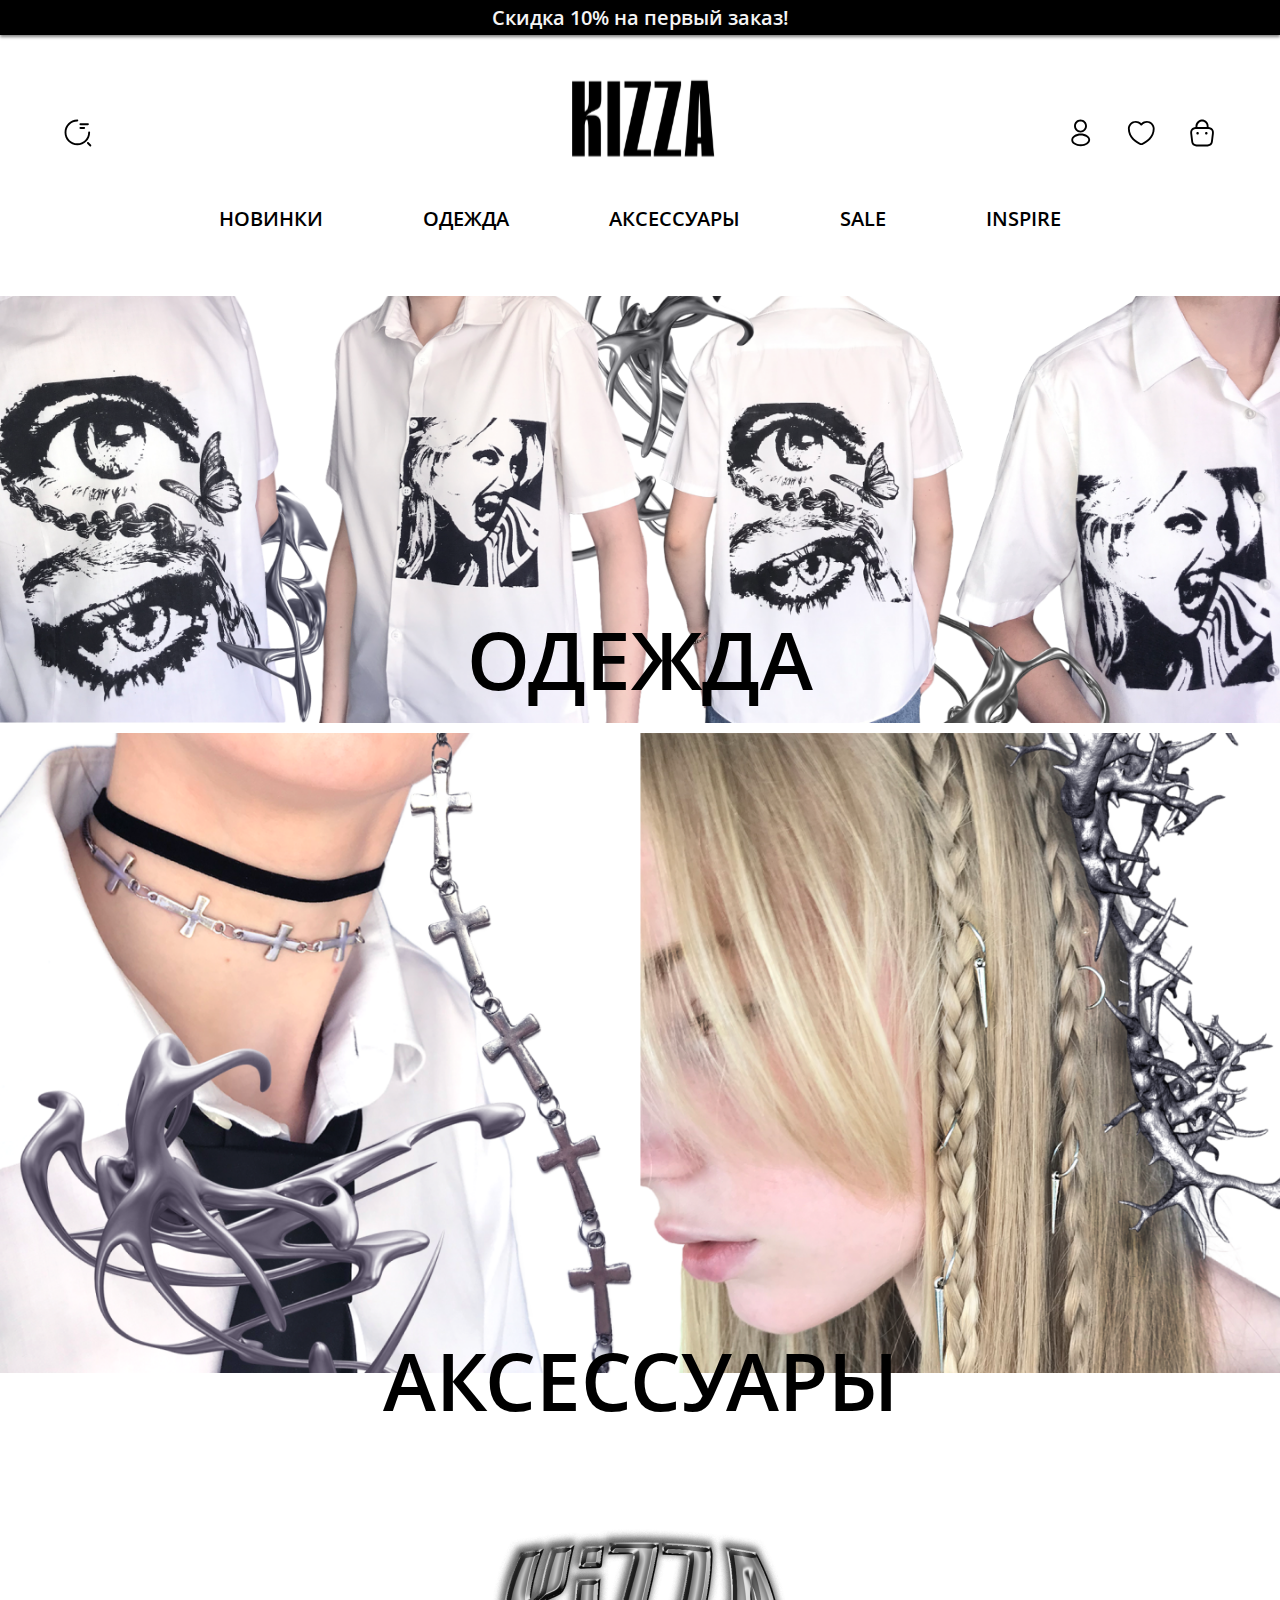
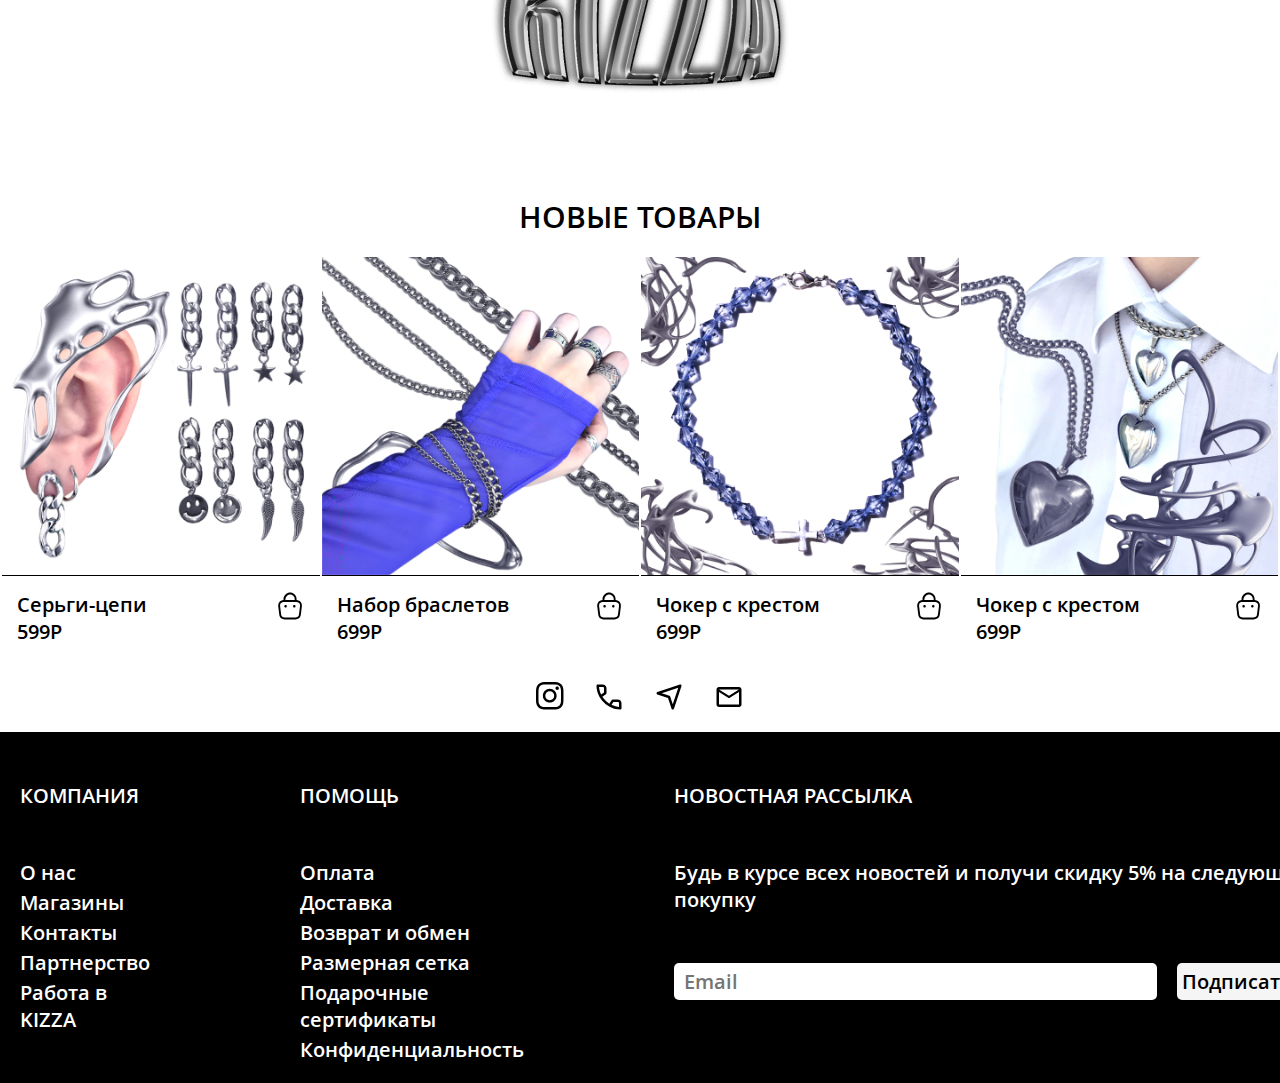
<file: index.html>
<!DOCTYPE html>
<html lang="en">
<head>
    <meta charset="UTF-8">
    <meta http-equiv="X-UA-Compatible" content="IE=edge">
    <meta name="viewport" content="width=device-width, initial-scale=1.0">
    <title>Document</title>
    <!---Reset-->
    <link rel="stylesheet" href="./css/reset.css">
    <link rel="stylesheet" href="./css/base.css">
    <!--Blocks-->
    <link rel="stylesheet" href="./css/blocks/header.css">
    <link rel="stylesheet" href="./css/blocks/main.css">
    <link rel="stylesheet" href="./css/blocks/footer.css">

    <!--Fonts-->
    <link rel="stylesheet" href="./css/fonts/Open_Sans/stylesheet.css">
</head>

<body>
    <header class="header">
        <div class="container">
            <div class="header-sale">
                Скидка 10% на первый заказ!
            </div>

            <div class="header-row"> 
                <div class="header-search"><a href="#"><img src="./images/search-status.svg" alt="search-status"></a></div>
                <div class="header-logo"><a href="#"><img src="./images/header_logo.svg" alt="header-logo"></a></div>
                <div class="header-buttons">
                    <ul>
                        <li><div class="btn"><a href="enter.html"><img src="./images/profile.svg" alt="profile"></a></div></li>
                        <li><div class="btn"><a href="catalogue_items.html"><img src="./images/heart.svg" alt="heart"></a></div></li>
                        <li><div class="btn"><a href="catalogue_items.html"><img src="./images/bag.svg" alt="bag"></a></div>
                    </ul>
                </div>
                

            </div>
            <nav class="header-nav">
                <ul>
                    <li><a href="catalogue_items.html">НОВИНКИ</a></li>
                    <li><a href="catalogue_items.html">ОДЕЖДА</a></li>
                    <li><a href="catalogue_items.html">АКСЕССУАРЫ</a></li>
                    <li><a href="catalogue_items.html">SALE</a></li>
                    <li><a href="#">INSPIRE</a></li>
                </ul>
            </nav>
        </div>
    </header>



    <main> 
        <section class="home1">
            <div class="container">
                <nav class="home-text1">
                    <a href="catalogue_items.html">ОДЕЖДА</a>
                </nav>
                <div class="background-pic1">
                    <img src="./images/Property 1=тр 1.png" alt="clothes">
                </div>
            </div>
        </section>

        <section class="home2">
            <div class="container">
                <nav class="home-text2">
                    <a href="catalogue_items.html">АКСЕССУАРЫ</a>
                </nav>
                <div class="background-pic2">
                    <img src="./images/Property 1=Component 2.png" alt="clothes">
                </div>
            </div>
        </section>

        <section class="logo">
            <div class="container">
                <div class="logo2">
                    <img src="./images/лого 2.png" alt="logo2">
                </div>
            </div>
        </section>

        <section class="items">
            <div class="container">
                <div class="new-items">НОВЫЕ ТОВАРЫ</div>
                <div class="item-list">
                    <div class="item-card1">
                        <div class="item-pic"><a href="item.html"><img src="./images/7 1.jpg" alt="clothes"></a></div>
                        <div class="item-bottom">
                            <div class="item-info">
                                <div class="item-name">Серьги-цепи</div>
                                <div class="item-price">599Р</div>
                            </div>
                            <div class="card-botton"><a href="#"><img src="./images/bag.svg" alt="card-botton"></a></div>
                        </div>
                    </div>
    
                    <div class="item-card2">
                        <div class="item-pic"><a href="item.html"><img src="./images/8 1.jpg" alt="clothes"></a></div>
                        <div class="item-bottom">
                            <div class="item-info">
                                <div class="item-name">Набор браслетов</div>
                                <div class="item-price">699Р</div>
                            </div>
                            <div class="card-botton"><a href="#"><img src="./images/bag.svg" alt="card-botton"></a></div>
                        </div>
                    </div>

                    <div class="item-card3">
                        <div class="item-pic"><a href="item.html"><img src="./images/5 1.jpg" alt="clothes"></a></div>
                        <div class="item-bottom">
                            <div class="item-info">
                                <div class="item-name">Чокер с крестом</div>
                                <div class="item-price">699Р</div>
                            </div>
                            <div class="card-botton"><a href="#"><img src="./images/bag.svg" alt="card-botton"></a></div>
                        </div>
                    </div>

                    <div class="item-card4">
                        <div class="item-pic"><a href="item.html"><img src="./images/6 1.jpg" alt="clothes"></a></div>
                        <div class="item-bottom">
                            <div class="item-info">
                                <div class="item-name">Чокер с крестом</div>
                                <div class="item-price">699Р</div>
                            </div>
                            <div class="card-botton"><a href="#"><img src="./images/bag.svg" alt="card-botton"></a></div>
                        </div>
                    </div>
                </div>
            </div>
        </section>


    </main>

    <footer>
        <div class="container">
            <nav class="social-media">
                <ul>
                    <li><a href="https://instagram.com/kizza.studio?igshid=YmMyMTA2M2Y="><img src="./images/insta_icon.svg" alt="insta"></a></li>
                    <li><a href="#"><img src="./images/phone_icon.svg" alt="phone"></a></li>
                    <li><a href="https://t.me/polinavenberg"><img src="./images/telegram_icon.svg" alt="telega"></a></li>
                    <li><a href="#"><img src="./images/mail_icon.svg" alt="mail"></a></li>
                </ul>
            </nav>

            <nav class="footer-info">
                <nav class="company">
                    <div class="head1">КОМПАНИЯ</div>
                    <nav class="company_links">
                        <ul>
                            <li><a href="#">О нас</a></li>
                            <li><a href="#">Магазины</a></li>
                            <li><a href="#">Контакты</a></li>
                            <li><a href="#">Партнерство</a></li>
                            <li><a href="#">Работа в KIZZA</a></li>
                        </ul>
                    </nav>
                </nav>

                <nav class="help">
                    <div class="head2">ПОМОЩЬ</div>
                    <nav class="help_links">
                        <ul>
                            <li><a href="#">Оплата</a></li>
                            <li><a href="#">Доставка</a></li>
                            <li><a href="#">Возврат и обмен</a></li>
                            <li><a href="#">Размерная сетка</a></li>
                            <li><a href="#">Подарочные сертификаты</a></li>
                            <li><a href="#">Конфиденциальность</a></li>
                        </ul>
                    </nav>
                </nav>

                <nav class="mailing">
                    <div class="head3">НОВОСТНАЯ РАССЫЛКА</div>

                    <div class="mail_text">
                        <p>Будь в курсе всех новостей и получи скидку 5%
                        на следующую покупку</p>
                    </div>
                    
                    <div class="subscribe">
                        <input class="email-enter" placeholder="Email"></input>
                        <a href="#" class="subscribe-btn">Подписаться</a>
                    </div>

                </nav>
                
            </nav>
        </div>
    </footer>

</body>
</html>
</file>
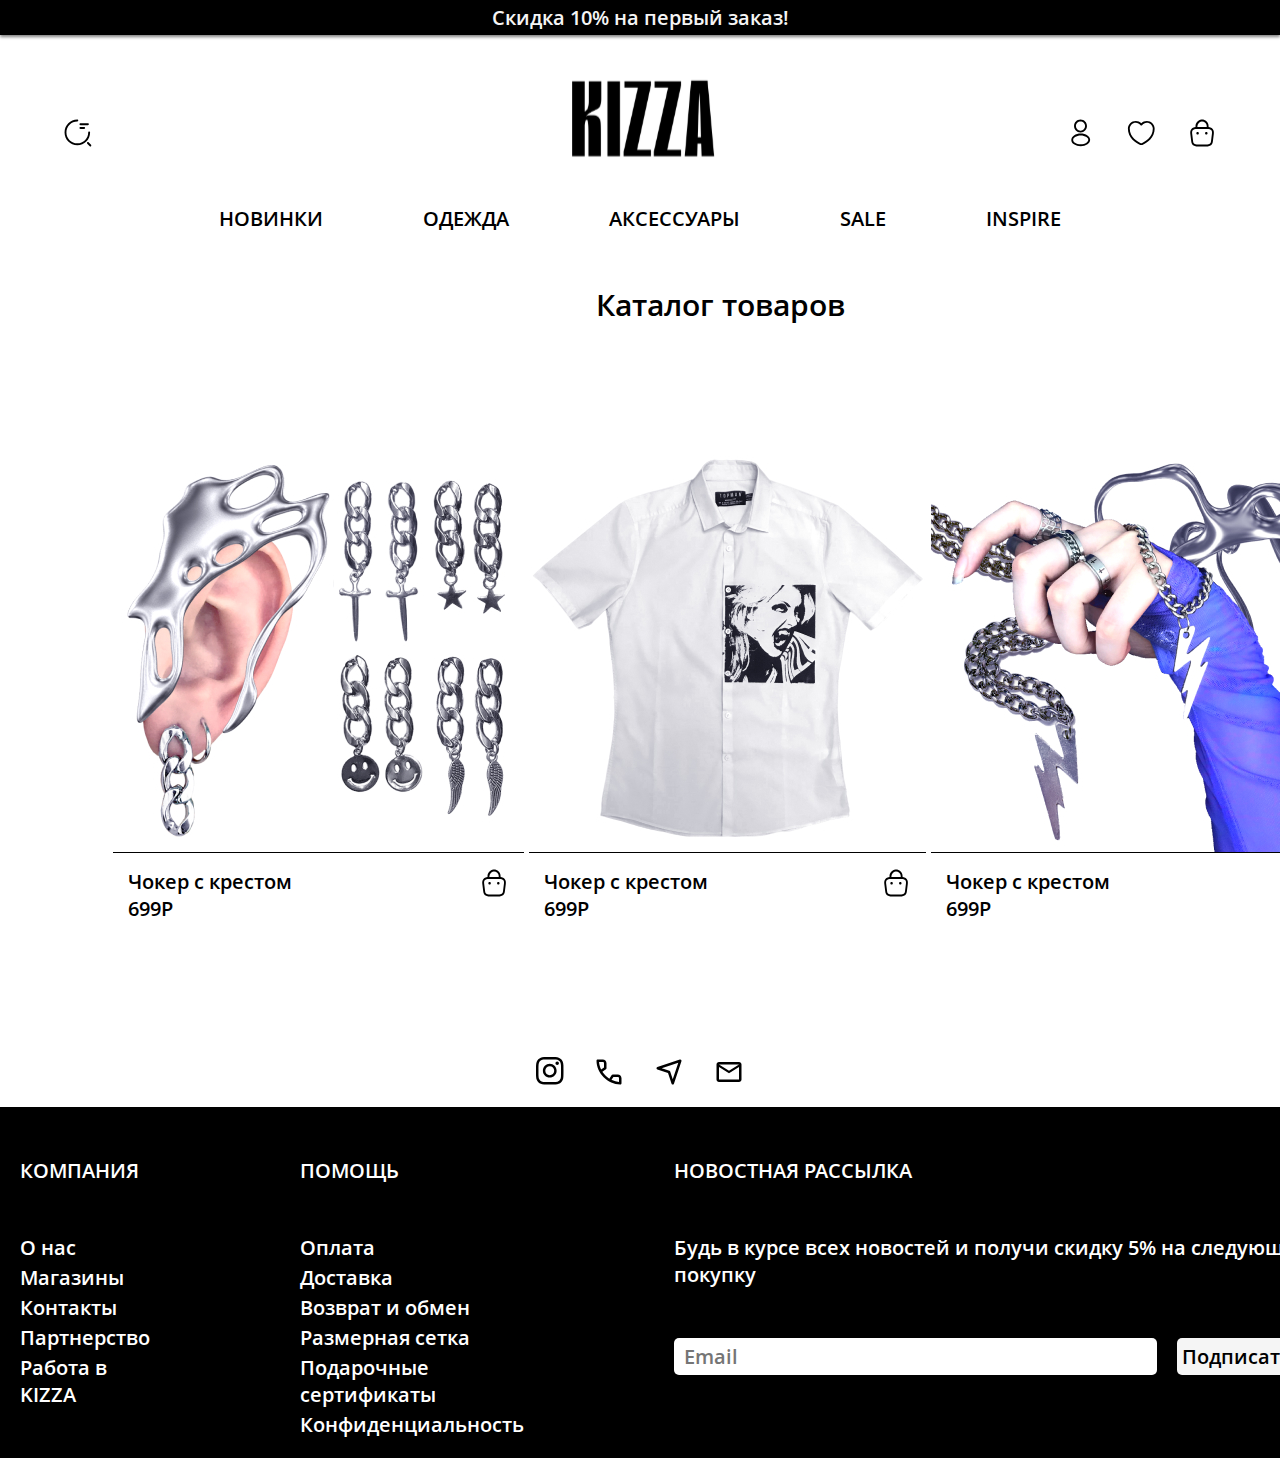
<file: catalogue_items.html>
<!DOCTYPE html>
<html lang="en">
<head>
    <meta charset="UTF-8">
    <meta http-equiv="X-UA-Compatible" content="IE=edge">
    <meta name="viewport" content="width=device-width, initial-scale=1.0">
    <title>Document</title>
    <!---Reset-->
    <link rel="stylesheet" href="./css/reset.css">
    <link rel="stylesheet" href="./css/base.css">
    <!--Blocks-->
    <link rel="stylesheet" href="./css/blocks/header.css">
    <link rel="stylesheet" href="./css/blocks/footer.css">
    <link rel="stylesheet" href="./css/blocks/catalogue.css">


    <!--Fonts-->
    <link rel="stylesheet" href="./css/fonts/Open_Sans/stylesheet.css">
</head>

<body>
    <header class="header">
        <div class="container">
            <div class="header-sale">
                Скидка 10% на первый заказ!
            </div>

            <div class="header-row"> 
                <div class="header-search"><a href="#"><img src="./images/search-status.svg" alt="search-status"></a></div>
                <div class="header-logo"><a href="index.html"><img src="./images/header_logo.svg" alt="header-logo"></a></div>
                <div class="header-buttons">
                    <ul>
                        <li><div class="btn"><a href="enter.html"><img src="./images/profile.svg" alt="profile"></a></div></li>
                        <li><div class="btn"><a href="#"><img src="./images/heart.svg" alt="heart"></a></div></li>
                        <li><div class="btn"><a href="#"><img src="./images/bag.svg" alt="bag"></a></div>
                    </ul>
                </div>
                

            </div>
            <nav class="header-nav">
                <ul>
                    <li><a href="#">НОВИНКИ</a></li>
                    <li><a href="#">ОДЕЖДА</a></li>
                    <li><a href="#">АКСЕССУАРЫ</a></li>
                    <li><a href="#">SALE</a></li>
                    <li><a href="#">INSPIRE</a></li>
                </ul>
            </nav>
        </div>
    </header>

    <main>
        <section>
            <div class="container">
                <div class="header-text"><h1>Каталог товаров</h1></div>
                <div class="catalogue">
                    <div class="item-card1">
                        <div class="item-pic"><a href="item.html"><img src="./images/7 1 c.jpg" alt="clothes"></a></div>
                        <div class="item-bottom">
                            <div class="item-info">
                                <div class="item-name">Чокер с крестом</div>
                                <div class="item-price">699Р</div>
                            </div>
                            <div class="card-botton"><a href="#"><img src="./images/bag.svg" alt="card-botton"></a></div>
                        </div>
                    </div>
                    <div class="item-card2">
                        <div class="item-pic"><a href="item.html"><img src="./images/вамп1 1.jpg" alt="clothes"></a></div>
                        <div class="item-bottom">
                            <div class="item-info">
                                <div class="item-name">Чокер с крестом</div>
                                <div class="item-price">699Р</div>
                            </div>
                            <div class="card-botton"><a href="#"><img src="./images/bag.svg" alt="card-botton"></a></div>
                        </div>
                    </div>
                    <div class="item-card3">
                        <div class="item-pic"><a href="item.html"><img src="./images/1 1000 c.jpg" alt="clothes"></a></div>
                        <div class="item-bottom">
                            <div class="item-info">
                                <div class="item-name">Чокер с крестом</div>
                                <div class="item-price">699Р</div>
                            </div>
                            <div class="card-botton"><a href="#"><img src="./images/bag.svg" alt="card-botton"></a></div>
                        </div>
                    </div>
                </div>
            </div>
        </section>
    </main>

    <footer>
        <div class="container">
            <nav class="social-media">
                <ul>
                    <li><a href="https://instagram.com/kizza.studio?igshid=YmMyMTA2M2Y="><img src="./images/insta_icon.svg" alt="insta"></a></li>
                    <li><a href="#"><img src="./images/phone_icon.svg" alt="phone"></a></li>
                    <li><a href="https://t.me/polinavenberg"><img src="./images/telegram_icon.svg" alt="telega"></a></li>
                    <li><a href="#"><img src="./images/mail_icon.svg" alt="mail"></a></li>
                </ul>
            </nav>

            <nav class="footer-info">
                <nav class="company">
                    <div class="head1">КОМПАНИЯ</div>
                    <nav class="company_links">
                        <ul>
                            <li><a href="#">О нас</a></li>
                            <li><a href="#">Магазины</a></li>
                            <li><a href="#">Контакты</a></li>
                            <li><a href="#">Партнерство</a></li>
                            <li><a href="#">Работа в KIZZA</a></li>
                        </ul>
                    </nav>
                </nav>

                <nav class="help">
                    <div class="head2">ПОМОЩЬ</div>
                    <nav class="help_links">
                        <ul>
                            <li><a href="#">Оплата</a></li>
                            <li><a href="#">Доставка</a></li>
                            <li><a href="#">Возврат и обмен</a></li>
                            <li><a href="#">Размерная сетка</a></li>
                            <li><a href="#">Подарочные сертификаты</a></li>
                            <li><a href="#">Конфиденциальность</a></li>
                        </ul>
                    </nav>
                </nav>

                <nav class="mailing">
                    <div class="head3">НОВОСТНАЯ РАССЫЛКА</div>

                    <div class="mail_text">
                        <p>Будь в курсе всех новостей и получи скидку 5%
                        на следующую покупку</p>
                    </div>
                    
                    <div class="subscribe">
                        <input class="email-enter" placeholder="Email"></input>
                        <a href="#" class="subscribe-btn">Подписаться</a>
                    </div>

                </nav>
                
            </nav>
        </div>
    </footer>

</body>

</html>
</file>
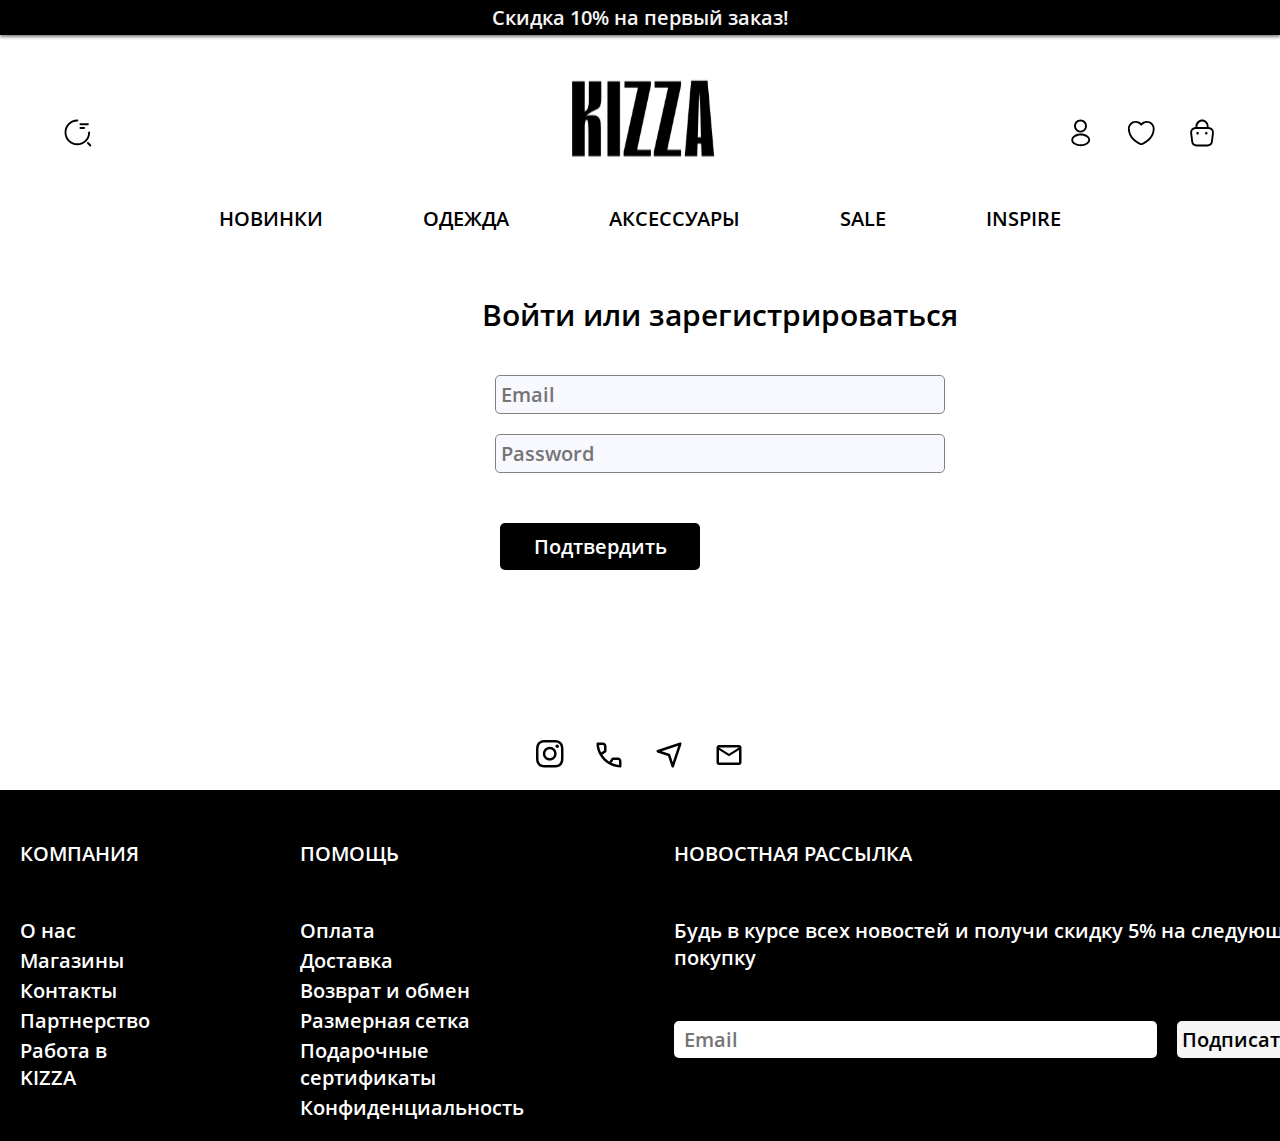
<file: enter.html>
<!DOCTYPE html>
<html lang="en">
<head>
    <meta charset="UTF-8">
    <meta http-equiv="X-UA-Compatible" content="IE=edge">
    <meta name="viewport" content="width=device-width, initial-scale=1.0">
    <title>Document</title>
    <!---Reset-->
    <link rel="stylesheet" href="./css/reset.css">
    <link rel="stylesheet" href="./css/base.css">
    <!--Blocks-->
    <link rel="stylesheet" href="./css/blocks/header.css">
    <link rel="stylesheet" href="./css/blocks/main.css">
    <link rel="stylesheet" href="./css/blocks/footer.css">
    <link rel="stylesheet" href="./css/blocks/enter-reg.css">

    <!--Fonts-->
    <link rel="stylesheet" href="./css/fonts/Open_Sans/stylesheet.css">
</head>


<body>
    <header class="header">
        <div class="container">
            <div class="header-sale">
                Скидка 10% на первый заказ!
            </div>

            <div class="header-row"> 
                <div class="header-search"><a href="#"><img src="./images/search-status.svg" alt="search-status"></a></div>
                <div class="header-logo"><a href="index.html"><img src="./images/header_logo.svg" alt="header-logo"></a></div>
                <div class="header-buttons">
                    <ul>
                        <li><div class="btn"><a href="#"><img src="./images/profile.svg" alt="profile"></a></div></li>
                        <li><div class="btn"><a href="#"><img src="./images/heart.svg" alt="heart"></a></div></li>
                        <li><div class="btn"><a href="#"><img src="./images/bag.svg" alt="bag"></a></div>
                    </ul>
                </div>
                

            </div>
            <nav class="header-nav">
                <ul>
                    <li><a href="#">НОВИНКИ</a></li>
                    <li><a href="#">ОДЕЖДА</a></li>
                    <li><a href="#">АКСЕССУАРЫ</a></li>
                    <li><a href="#">SALE</a></li>
                    <li><a href="#">INSPIRE</a></li>
                </ul>
            </nav>
        </div>
    </header>


    <main>
        <section class="registration-enter">
            <div class="container">
                <h1 class="head-text">Войти или зарегистрироваться</h1>
                <div class="ent-reg">
                    <div class="info-box">
                        <input type="text" class="email" placeholder="Email"> </input>
                        <input type="text" class="password" placeholder="Password"> </input>

                    </div>
                    <nav class="ok-btn"> <a href="#">Подтвердить</a></nav>
                </div>

            </div>
        </section>
    </main>


    <footer>
        <div class="container">
            <nav class="social-media">
                <ul>
                    <li><a href="https://instagram.com/kizza.studio?igshid=YmMyMTA2M2Y="><img src="./images/insta_icon.svg" alt="insta"></a></li>
                    <li><a href="#"><img src="./images/phone_icon.svg" alt="phone"></a></li>
                    <li><a href="https://t.me/polinavenberg"><img src="./images/telegram_icon.svg" alt="telega"></a></li>
                    <li><a href="#"><img src="./images/mail_icon.svg" alt="mail"></a></li>
                </ul>
            </nav>

            <nav class="footer-info">
                <nav class="company">
                    <div class="head1">КОМПАНИЯ</div>
                    <nav class="company_links">
                        <ul>
                            <li><a href="#">О нас</a></li>
                            <li><a href="#">Магазины</a></li>
                            <li><a href="#">Контакты</a></li>
                            <li><a href="#">Партнерство</a></li>
                            <li><a href="#">Работа в KIZZA</a></li>
                        </ul>
                    </nav>
                </nav>

                <nav class="help">
                    <div class="head2">ПОМОЩЬ</div>
                    <nav class="help_links">
                        <ul>
                            <li><a href="#">Оплата</a></li>
                            <li><a href="#">Доставка</a></li>
                            <li><a href="#">Возврат и обмен</a></li>
                            <li><a href="#">Размерная сетка</a></li>
                            <li><a href="#">Подарочные сертификаты</a></li>
                            <li><a href="#">Конфиденциальность</a></li>
                        </ul>
                    </nav>
                </nav>

                <nav class="mailing">
                    <div class="head3">НОВОСТНАЯ РАССЫЛКА</div>

                    <div class="mail_text">
                        <p>Будь в курсе всех новостей и получи скидку 5%
                        на следующую покупку</p>
                    </div>
                    
                    <div class="subscribe">
                        <input class="email-enter" placeholder="Email"></input>
                        <a href="#" class="subscribe-btn">Подписаться</a>
                    </div>

                </nav>
                
            </nav>
        </div>
    </footer>
</body>
</html>
</file>
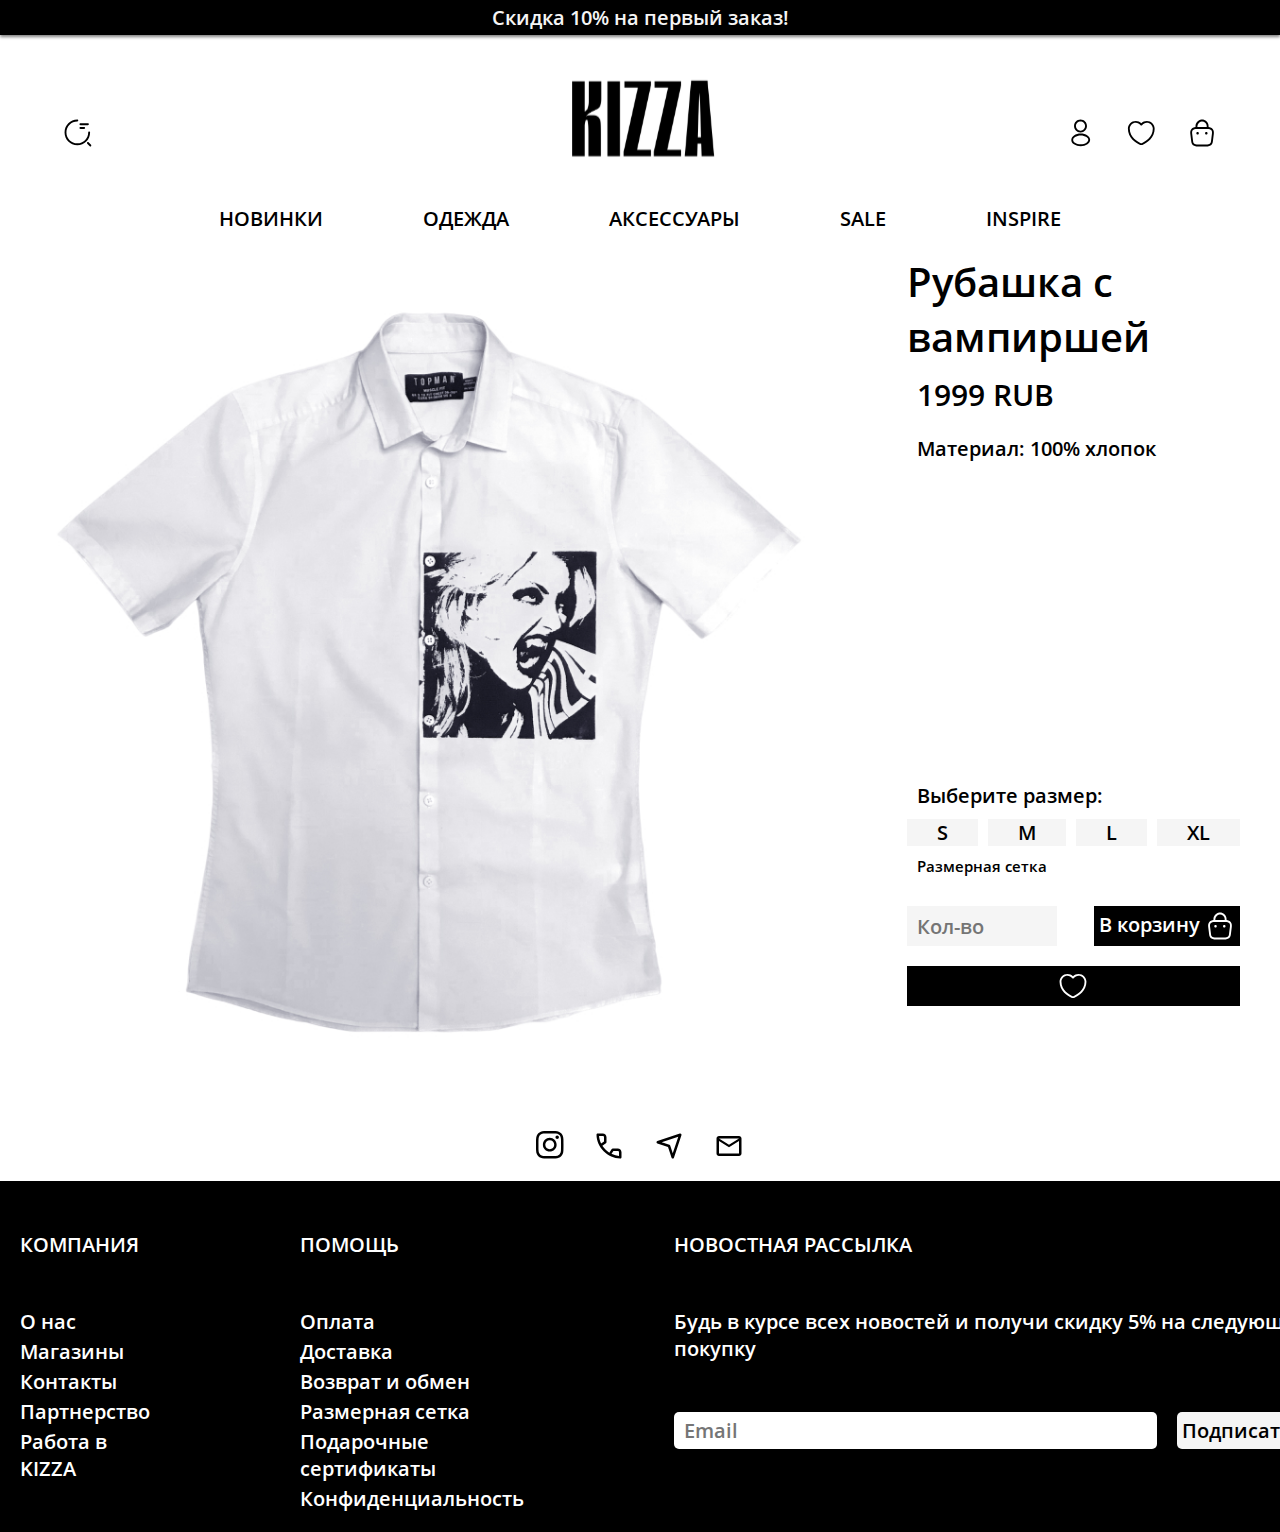
<file: item.html>
<!DOCTYPE html>
<html lang="en">
<head>
    <meta charset="UTF-8">
    <meta http-equiv="X-UA-Compatible" content="IE=edge">
    <meta name="viewport" content="width=device-width, initial-scale=1.0">
    <title>Document</title>
    <!---Reset-->
    <link rel="stylesheet" href="./css/reset.css">
    <link rel="stylesheet" href="./css/base.css">
    <!--Blocks-->
    <link rel="stylesheet" href="./css/blocks/header.css">
    <link rel="stylesheet" href="./css/blocks/footer.css">
    <link rel="stylesheet" href="./css/blocks/item.css">


    <!--Fonts-->
    <link rel="stylesheet" href="./css/fonts/Open_Sans/stylesheet.css">
</head>

<body>
    <header class="header">
        <div class="container">
            <div class="header-sale">
                Скидка 10% на первый заказ!
            </div>

            <div class="header-row"> 
                <div class="header-search"><a href="#"><img src="./images/search-status.svg" alt="search-status"></a></div>
                <div class="header-logo"><a href="index.html"><img src="./images/header_logo.svg" alt="header-logo"></a></div>
                <div class="header-buttons">
                    <ul>
                        <li><div class="btn"><a href="enter.html"><img src="./images/profile.svg" alt="profile"></a></div></li>
                        <li><div class="btn"><a href="#"><img src="./images/heart.svg" alt="heart"></a></div></li>
                        <li><div class="btn"><a href="#"><img src="./images/bag.svg" alt="bag"></a></div>
                    </ul>
                </div>
                

            </div>
            <nav class="header-nav">
                <ul>
                    <li><a href="#">НОВИНКИ</a></li>
                    <li><a href="#">ОДЕЖДА</a></li>
                    <li><a href="#">АКСЕССУАРЫ</a></li>
                    <li><a href="#">SALE</a></li>
                    <li><a href="#">INSPIRE</a></li>
                </ul>
            </nav>
        </div>
    </header>

    <main>
        <section>
            <div class="container">
                
                <div class="item-card">
                    <div class="item-card">
                        <div class="item-pic"><a href="#"><img src="./images/вамп1 1 it.jpg" alt="clothes"></a></div>
                        <div class="item-column">
                            <div class="item-info">
                                <div class="item-name"><h1>Рубашка с вампиршей</h1></div>
                                <div class="item-price"><h2>1999 RUB</h2></div>
                                <div class="item-descriprion"><h3>Материал: 100% хлопок</h3></div>

                            </div>
                            <div class="item-operate">
                                <div class="item-size">
                                    <div class="choose-size">Выберите размер:</div>
                                    <div class="sizes"> 
                                        <ul>
                                            <li><a href="#">S</a></li>
                                            <li><a href="#">M</a></li>
                                            <li><a href="#">L</a></li>
                                            <li><a href="#">XL</a></li>
                                        </ul>
                                    </div>
                                    <div class="size-grid"><a href="#">Размерная сетка</a></div>
                                </div>
                                
                                <div class="card-options">
                                    <input type="text" placeholder="Кол-во" class="quantity"></input>
                                    <div class="add-to-card"><a href="#">В корзину <img src="./images/bag-2.svg" alt="card-botton"></a></div>
                                </div>
                                <div class="like-item"><a href="#"><img src="./images/heart-2.svg" alt="heart"></a></div>
                            </div>
                            
                        </div>
                    </div>
                    
                </div>
            </div>
        </section>
    </main>

    <footer>
        <div class="container">
            <nav class="social-media">
                <ul>
                    <li><a href="https://instagram.com/kizza.studio?igshid=YmMyMTA2M2Y="><img src="./images/insta_icon.svg" alt="insta"></a></li>
                    <li><a href="#"><img src="./images/phone_icon.svg" alt="phone"></a></li>
                    <li><a href="https://t.me/polinavenberg"><img src="./images/telegram_icon.svg" alt="telega"></a></li>
                    <li><a href="#"><img src="./images/mail_icon.svg" alt="mail"></a></li>
                </ul>
            </nav>

            <nav class="footer-info">
                <nav class="company">
                    <div class="head1">КОМПАНИЯ</div>
                    <nav class="company_links">
                        <ul>
                            <li><a href="#">О нас</a></li>
                            <li><a href="#">Магазины</a></li>
                            <li><a href="#">Контакты</a></li>
                            <li><a href="#">Партнерство</a></li>
                            <li><a href="#">Работа в KIZZA</a></li>
                        </ul>
                    </nav>
                </nav>

                <nav class="help">
                    <div class="head2">ПОМОЩЬ</div>
                    <nav class="help_links">
                        <ul>
                            <li><a href="#">Оплата</a></li>
                            <li><a href="#">Доставка</a></li>
                            <li><a href="#">Возврат и обмен</a></li>
                            <li><a href="#">Размерная сетка</a></li>
                            <li><a href="#">Подарочные сертификаты</a></li>
                            <li><a href="#">Конфиденциальность</a></li>
                        </ul>
                    </nav>
                </nav>

                <nav class="mailing">
                    <div class="head3">НОВОСТНАЯ РАССЫЛКА</div>

                    <div class="mail_text">
                        <p>Будь в курсе всех новостей и получи скидку 5%
                        на следующую покупку</p>
                    </div>
                    
                    <div class="subscribe">
                        <input class="email-enter" placeholder="Email"></input>
                        <a href="#" class="subscribe-btn">Подписаться</a>
                    </div>

                </nav>
                
            </nav>
        </div>
    </footer>

</body>

</html>
</file>
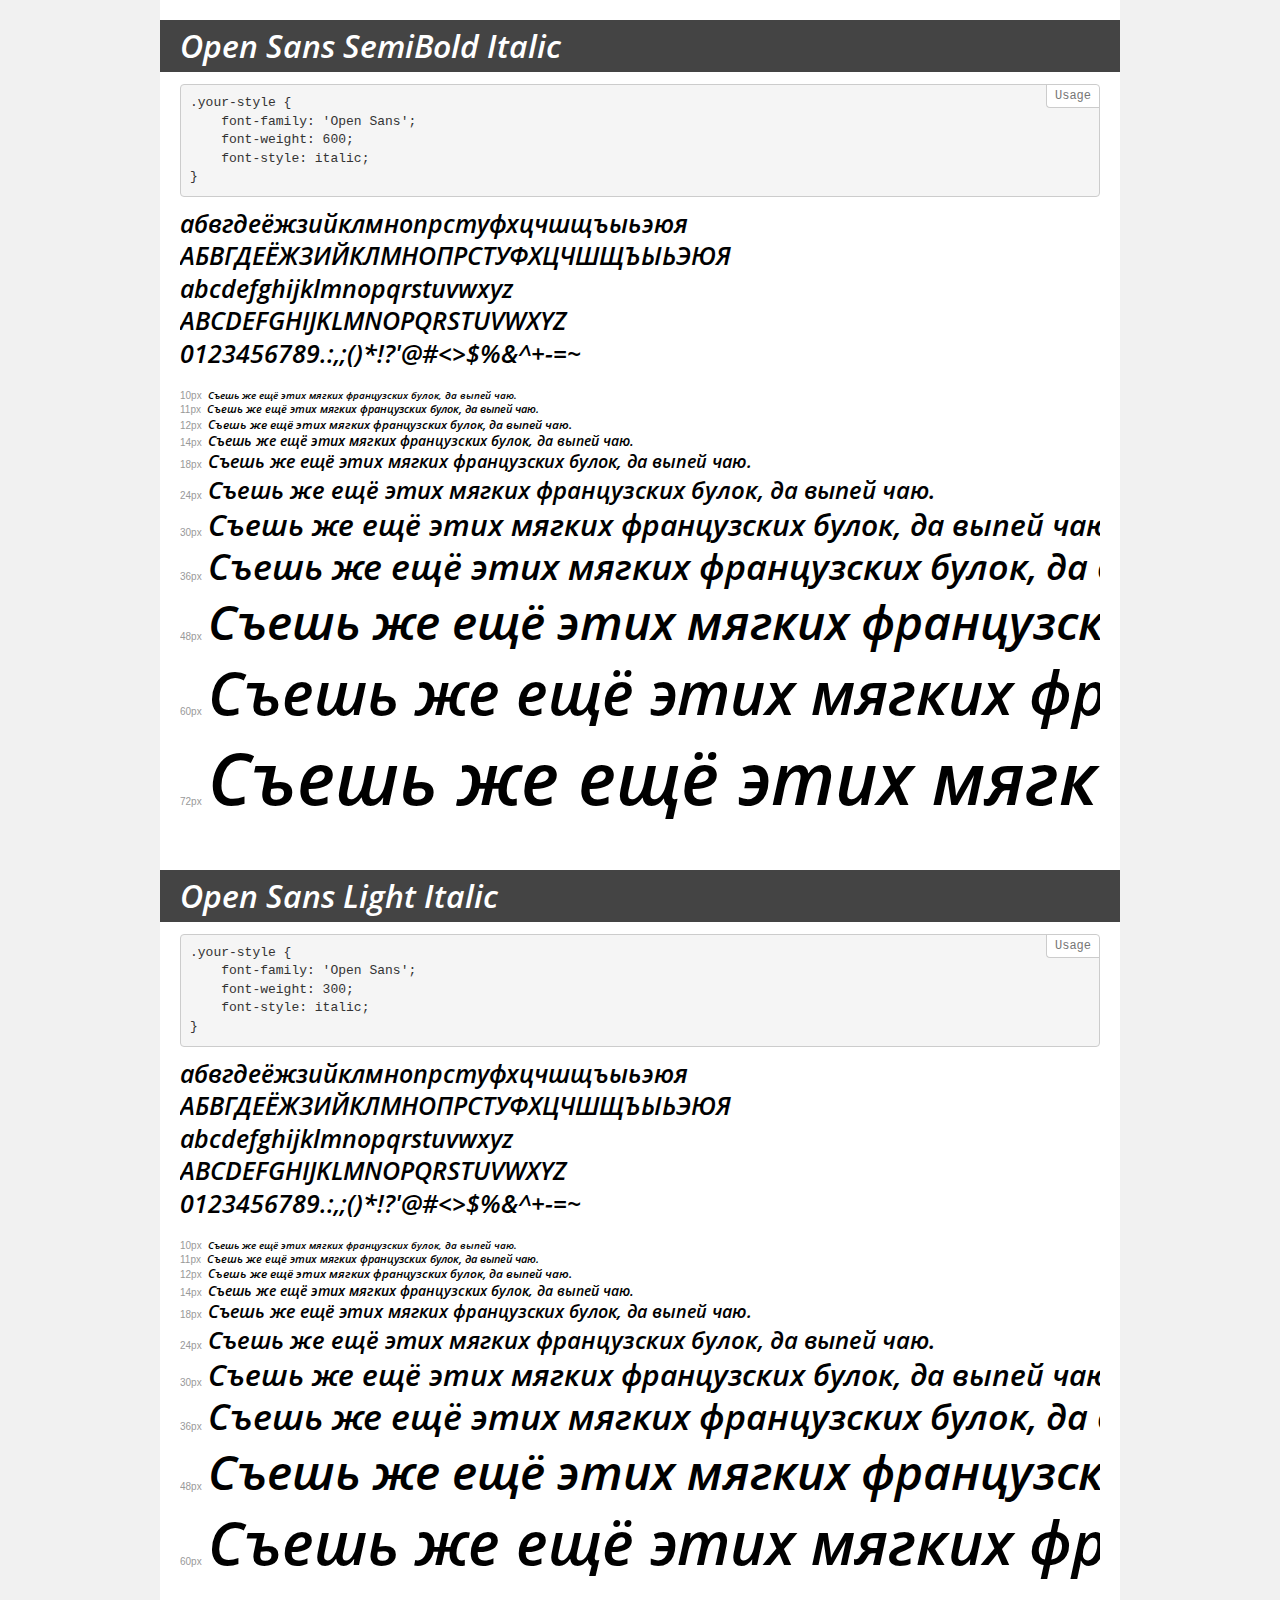
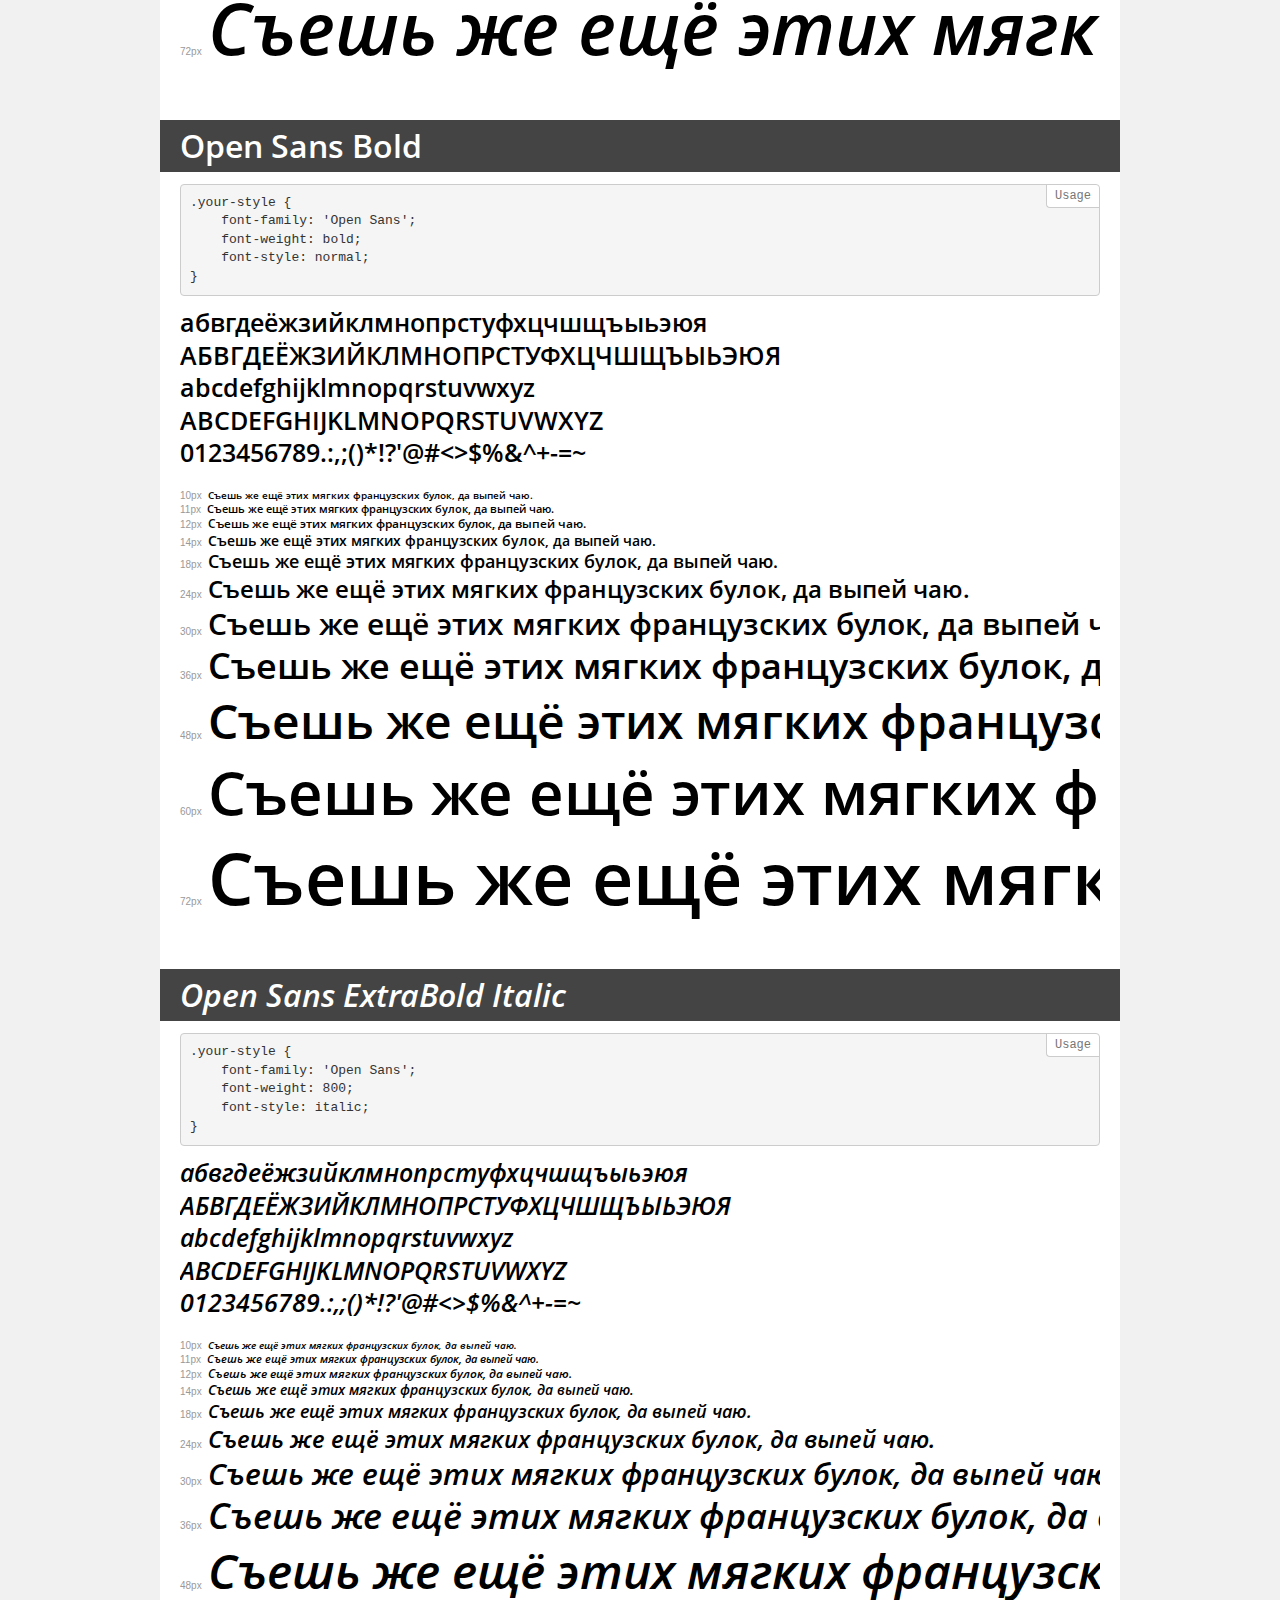
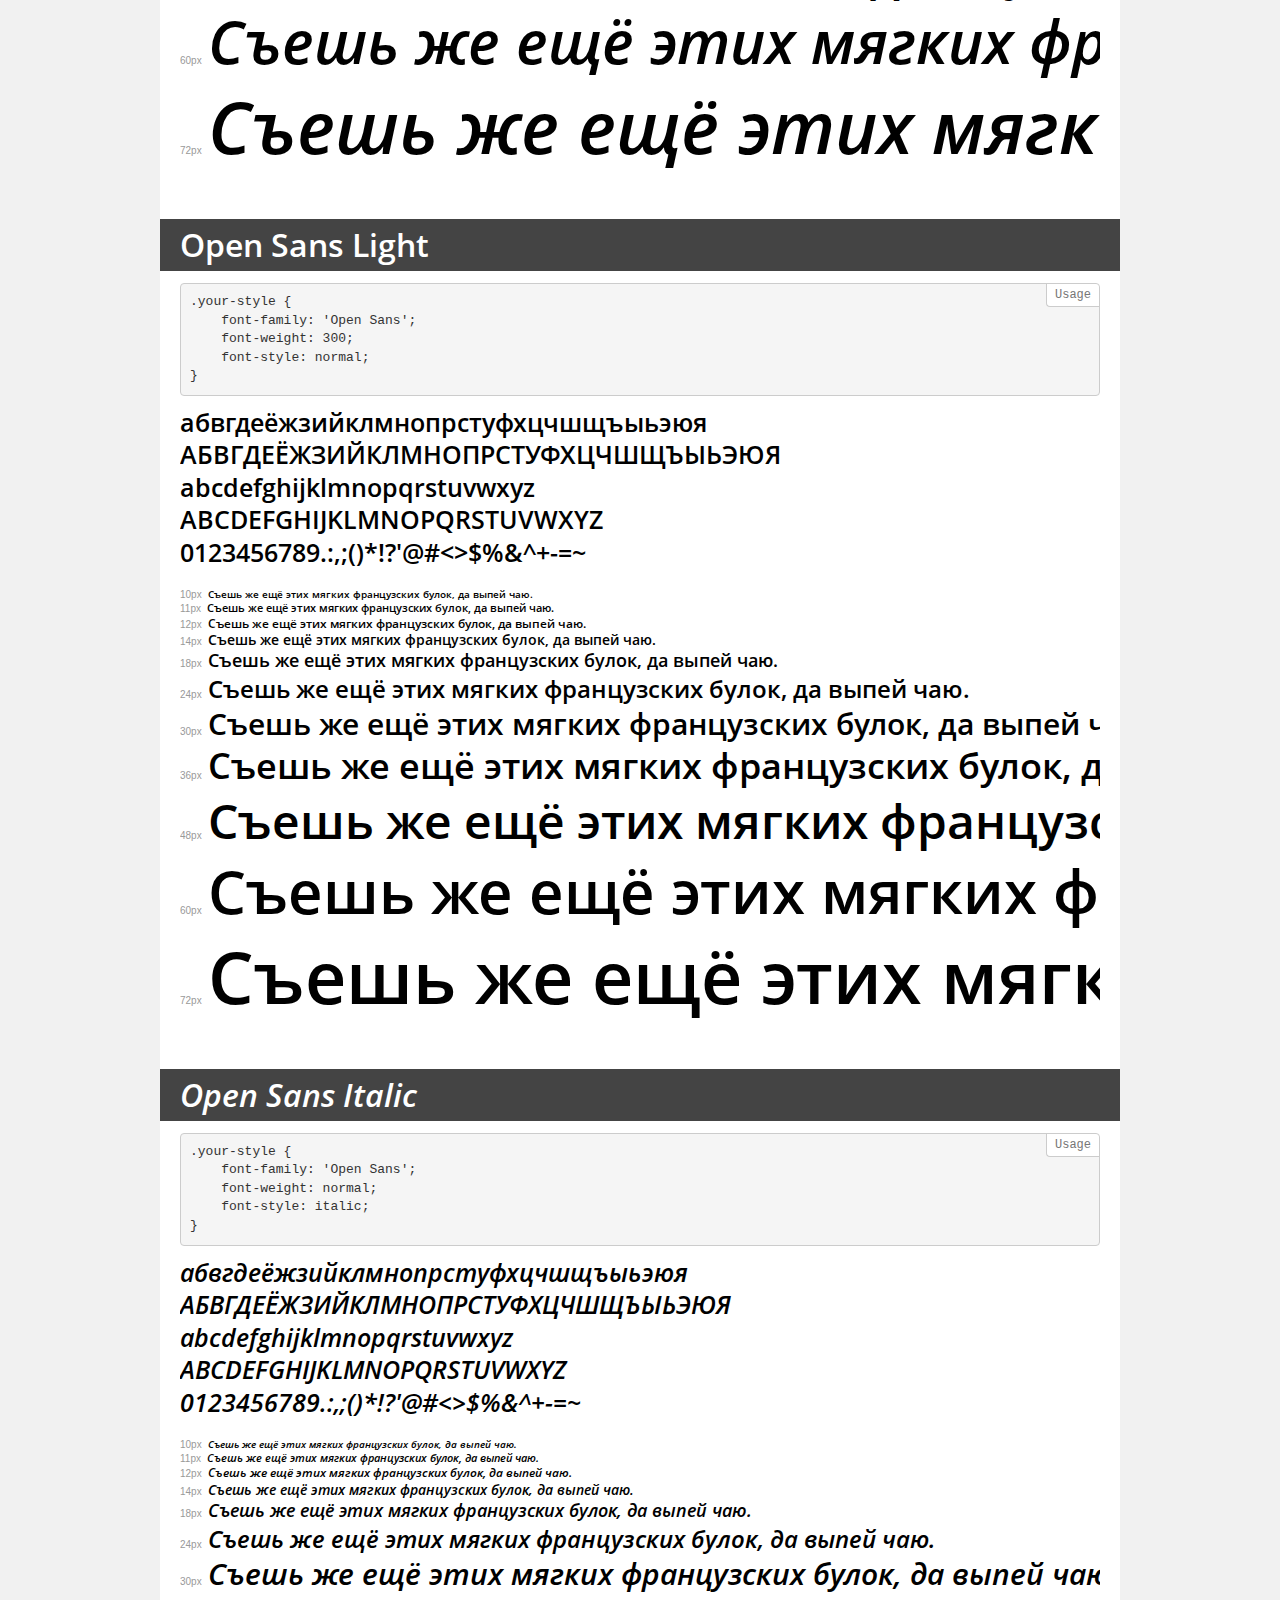
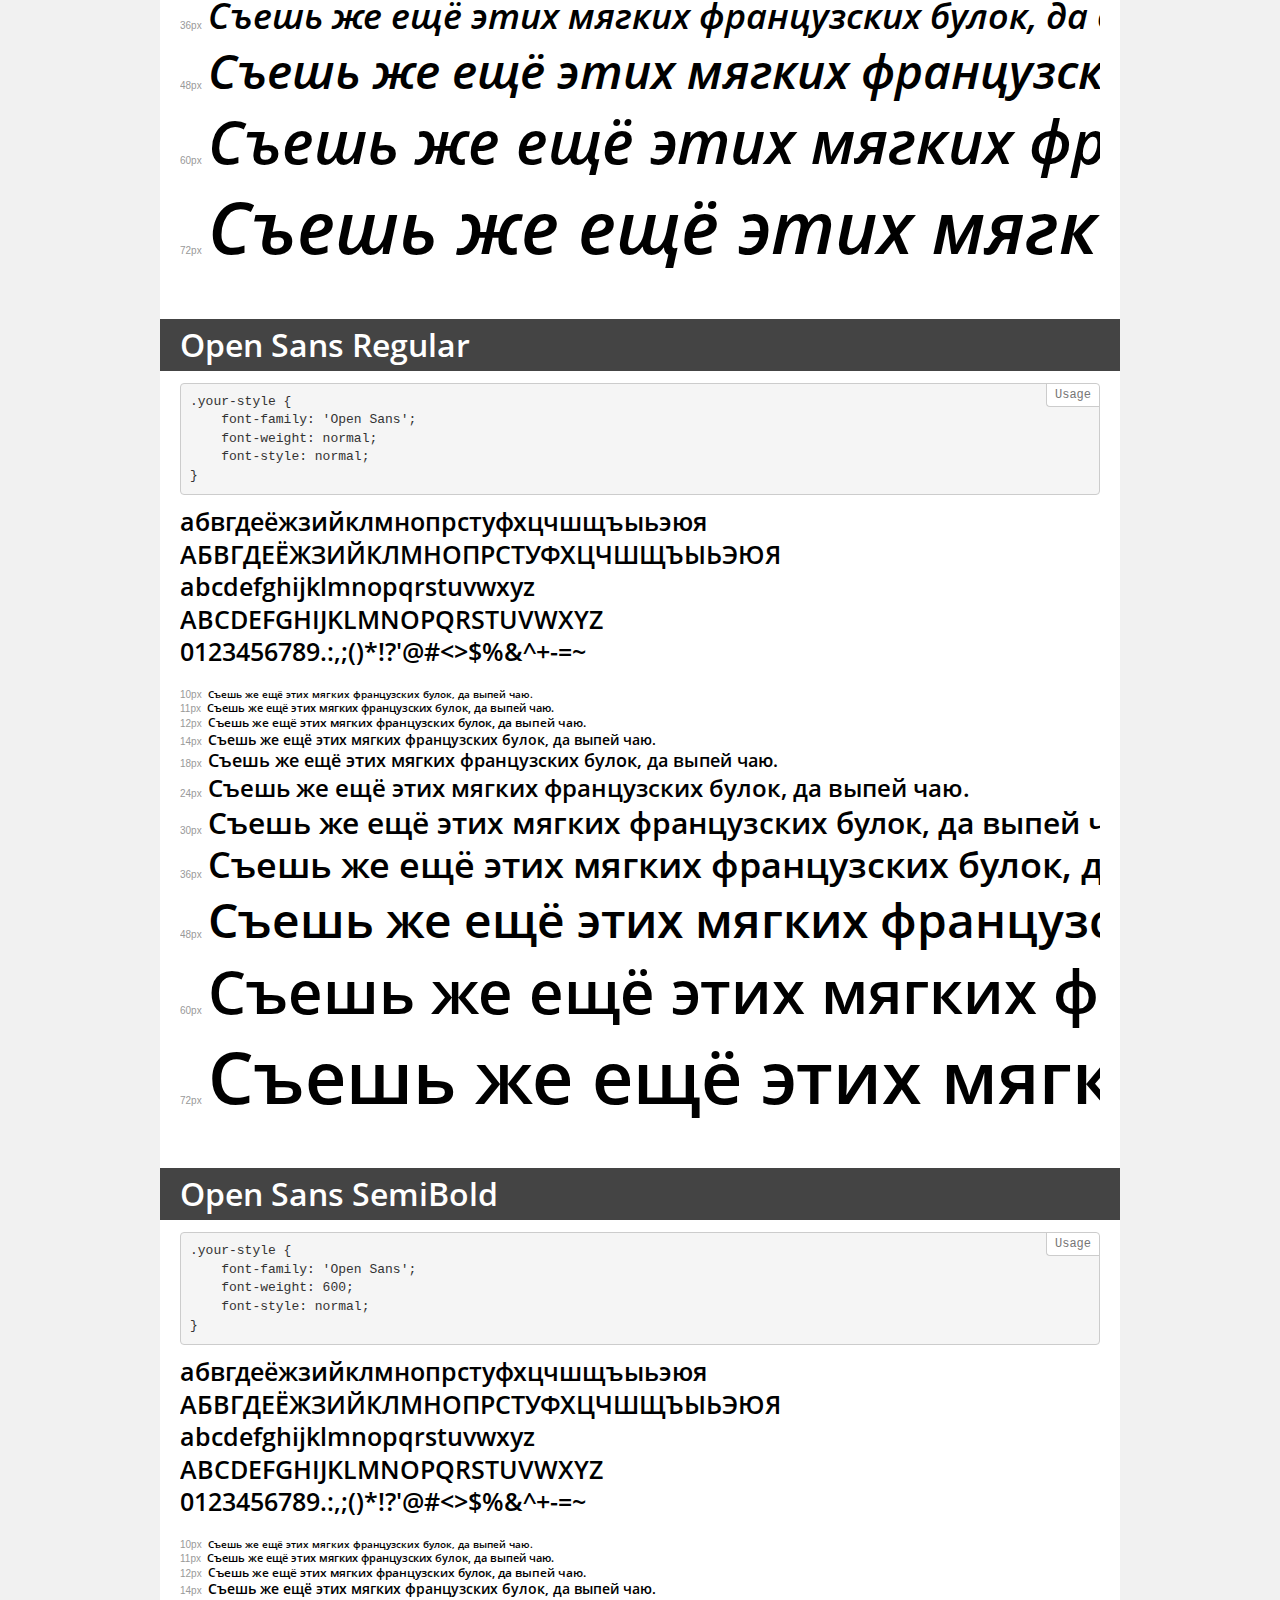
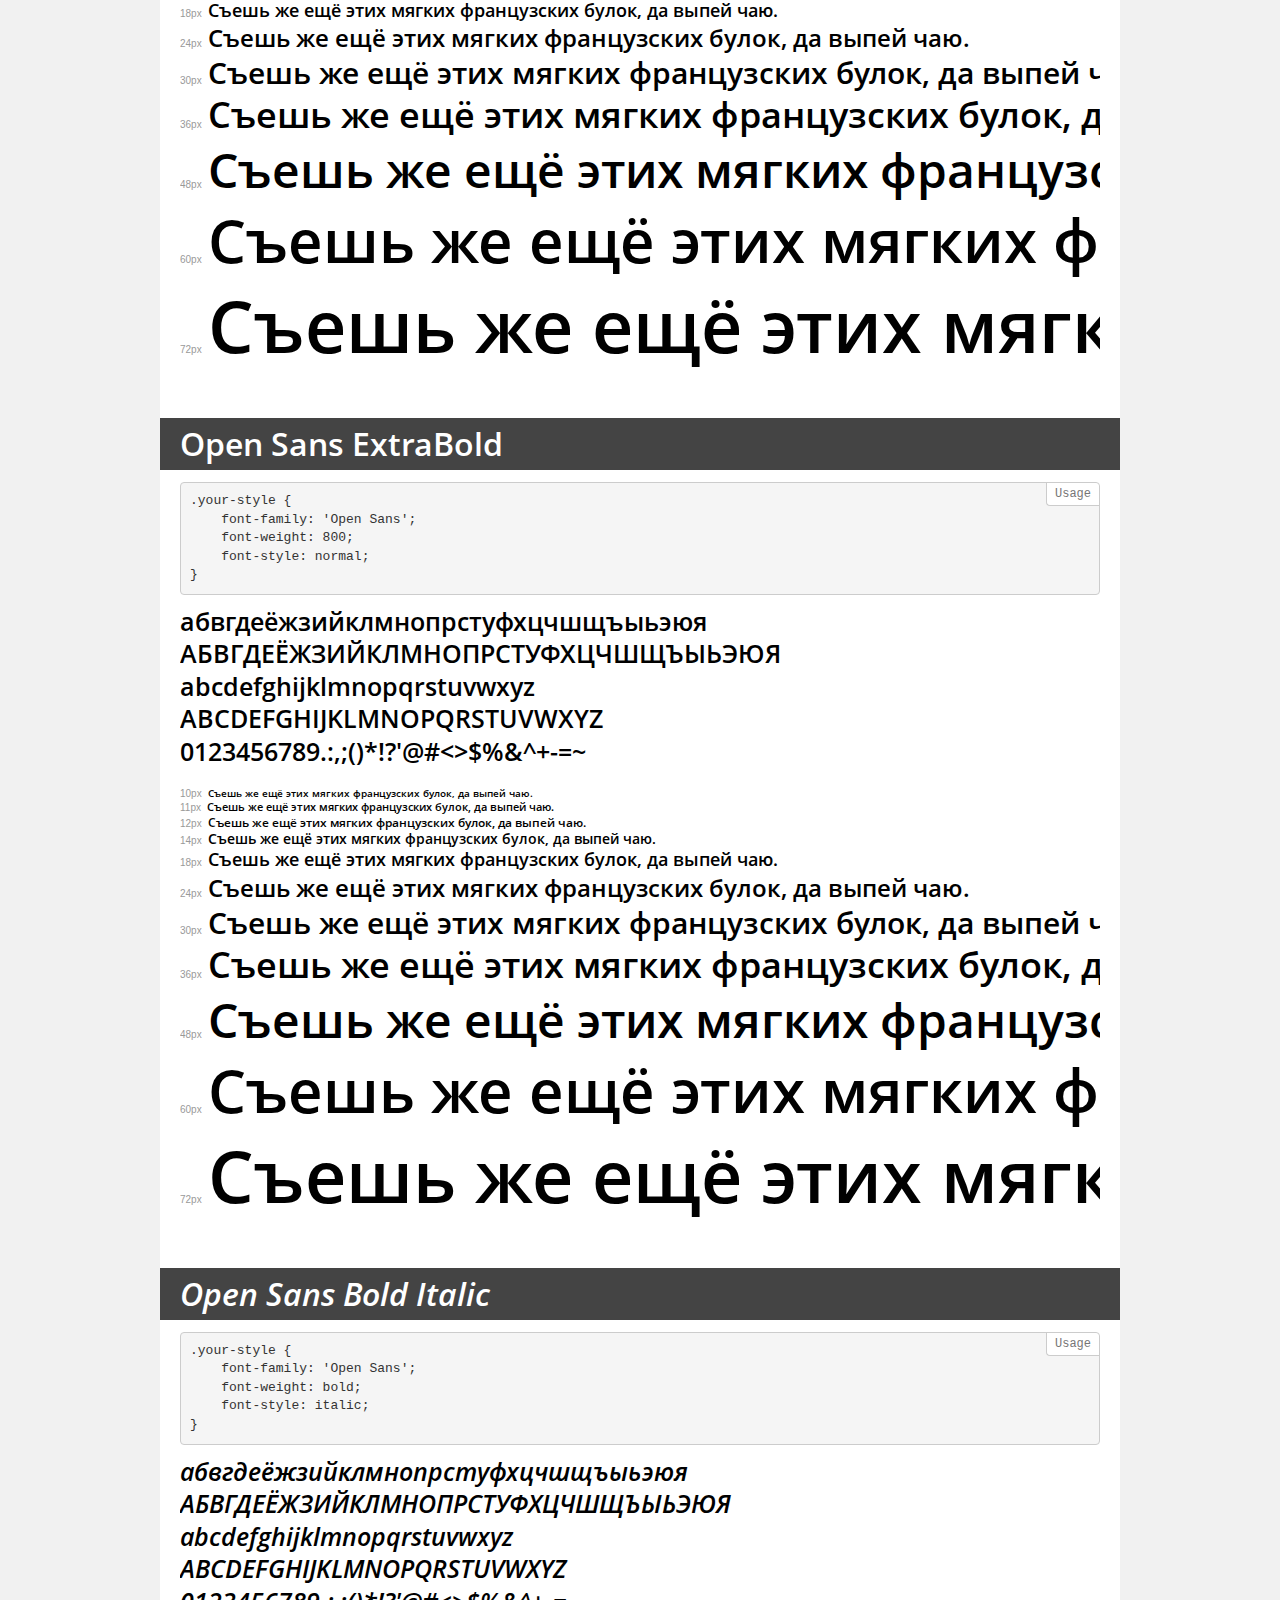
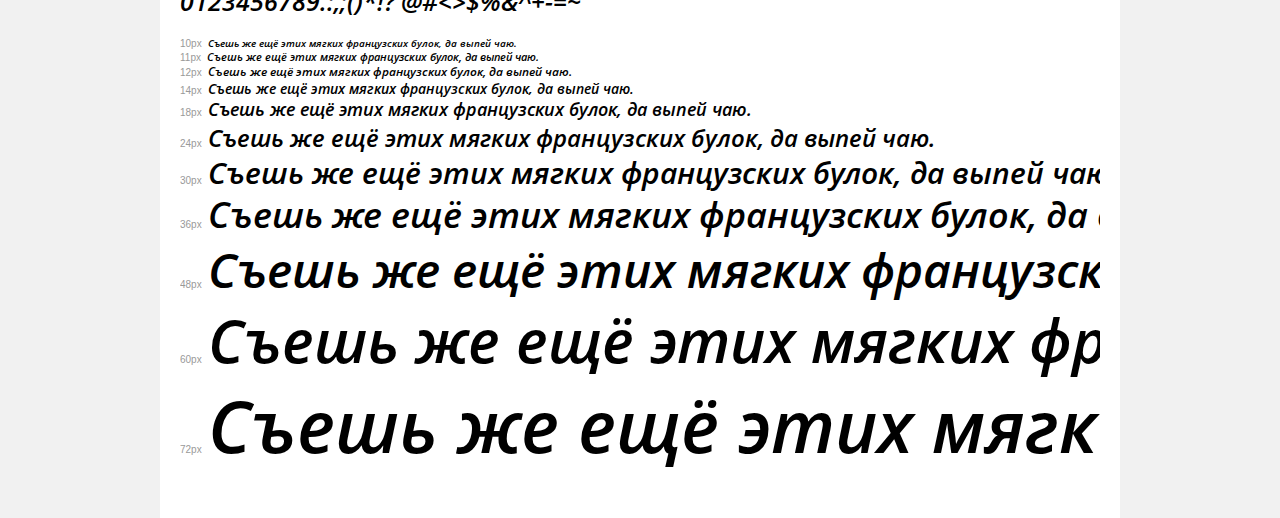
<file: css/fonts/Open_Sans/demo.html>
<!DOCTYPE html>
<html>
<head>
	<meta charset="utf-8">
	<meta http-equiv="X-UA-Compatible" content="IE=edge">
	<meta name="viewport" content="width=device-width, initial-scale=1">
	<meta name="robots" content="noindex, noarchive">
	<title>Transfonter demo</title>
	<link href="stylesheet.css" rel="stylesheet">
	<style>
		/*
		http://meyerweb.com/eric/tools/css/reset/
		v2.0 | 20110126
		License: none (public domain)
		*/
		html, body, div, span, applet, object, iframe,
		h1, h2, h3, h4, h5, h6, p, blockquote, pre,
		a, abbr, acronym, address, big, cite, code,
		del, dfn, em, img, ins, kbd, q, s, samp,
		small, strike, strong, sub, sup, tt, var,
		b, u, i, center,
		dl, dt, dd, ol, ul, li,
		fieldset, form, label, legend,
		table, caption, tbody, tfoot, thead, tr, th, td,
		article, aside, canvas, details, embed,
		figure, figcaption, footer, header, hgroup,
		menu, nav, output, ruby, section, summary,
		time, mark, audio, video {
			margin: 0;
			padding: 0;
			border: 0;
			font-size: 100%;
			font: inherit;
			vertical-align: baseline;
		}
		/* HTML5 display-role reset for older browsers */
		article, aside, details, figcaption, figure,
		footer, header, hgroup, menu, nav, section {
			display: block;
		}
		body {
			line-height: 1;
		}
		ol, ul {
			list-style: none;
		}
		blockquote, q {
			quotes: none;
		}
		blockquote:before, blockquote:after,
		q:before, q:after {
			content: '';
			content: none;
		}
		table {
			border-collapse: collapse;
			border-spacing: 0;
		}
		/* common styles */
		body {
			background: #f1f1f1;
			color: #000;
		}
		.page {
			background: #fff;
			width: 920px;
			margin: 0 auto;
			padding: 20px 20px 0 20px;
			overflow: hidden;
		}
		.font-container {
			overflow-x: auto;
			overflow-y: hidden;
			margin-bottom: 40px;
			line-height: 1.3;
			white-space: nowrap;
			padding-bottom: 5px;
		}
		h1 {
			position: relative;
			background: #444;
			font-size: 32px;
			color: #fff;
			padding: 10px 20px;
			margin: 0 -20px 12px -20px;
		}
		.letters {
			font-size: 25px;
			margin-bottom: 20px;
		}
		.s10:before {
			content: '10px';
		}
		.s11:before {
			content: '11px';
		}
		.s12:before {
			content: '12px';
		}
		.s14:before {
			content: '14px';
		}
		.s18:before {
			content: '18px';
		}
		.s24:before {
			content: '24px';
		}
		.s30:before {
			content: '30px';
		}
		.s36:before {
			content: '36px';
		}
		.s48:before {
			content: '48px';
		}
		.s60:before {
			content: '60px';
		}
		.s72:before {
			content: '72px';
		}
		.s10:before, .s11:before, .s12:before, .s14:before,
		.s18:before, .s24:before, .s30:before, .s36:before,
		.s48:before, .s60:before, .s72:before {
			font-family: Arial, sans-serif;
			font-size: 10px;
			font-weight: normal;
			font-style: normal;
			color: #999;
			padding-right: 6px;
		}
		pre {
			display: block;
			position: relative;
			padding: 9px;
			margin: 0 0 10px;
			font-family: Monaco, Menlo, Consolas, "Courier New", monospace !important;
			font-size: 13px;
			line-height: 1.428571429;
			color: #333;
			font-weight: normal !important;
			font-style: normal !important;
			background-color: #f5f5f5;
			border: 1px solid #ccc;
			overflow-x: auto;
			border-radius: 4px;
		}
		pre:after {
			display: block;
			position: absolute;
			right: 0;
			top: 0;
			content: 'Usage';
			line-height: 1;
			padding: 5px 8px;
			font-size: 12px;
			color: #767676;
			background-color: #fff;
			border: 1px solid #ccc;
			border-right: none;
			border-top: none;
			border-radius: 0 4px 0 4px;
			z-index: 10;
		}
		/* responsive */
		@media (max-width: 959px) {
			.page {
				width: auto;
				margin: 0;
			}
		}
	</style>
</head>
<body>
<div class="page">
	<div class="demo" style="font-family: 'Open Sans'; font-weight: 600; font-style: italic;">
		<h1>Open Sans SemiBold Italic</h1>
		<pre>.your-style {
    font-family: 'Open Sans';
    font-weight: 600;
    font-style: italic;
}</pre>
		<div class="font-container">
			<p class="letters">
				абвгдеёжзийклмнопрстуфхцчшщъыьэюя <br />
				АБВГДЕЁЖЗИЙКЛМНОПРСТУФХЦЧШЩЪЫЬЭЮЯ <br />
				abcdefghijklmnopqrstuvwxyz <br />
				ABCDEFGHIJKLMNOPQRSTUVWXYZ <br />				0123456789.:,;()*!?'@#<>$%&^+-=~
			</p>
			<p class="s10" style="font-size: 10px;">Съешь же ещё этих мягких французских булок, да выпей чаю.</p>
			<p class="s11" style="font-size: 11px;">Съешь же ещё этих мягких французских булок, да выпей чаю.</p>
			<p class="s12" style="font-size: 12px;">Съешь же ещё этих мягких французских булок, да выпей чаю.</p>
			<p class="s14" style="font-size: 14px;">Съешь же ещё этих мягких французских булок, да выпей чаю.</p>
			<p class="s18" style="font-size: 18px;">Съешь же ещё этих мягких французских булок, да выпей чаю.</p>
			<p class="s24" style="font-size: 24px;">Съешь же ещё этих мягких французских булок, да выпей чаю.</p>
			<p class="s30" style="font-size: 30px;">Съешь же ещё этих мягких французских булок, да выпей чаю.</p>
			<p class="s36" style="font-size: 36px;">Съешь же ещё этих мягких французских булок, да выпей чаю.</p>
			<p class="s48" style="font-size: 48px;">Съешь же ещё этих мягких французских булок, да выпей чаю.</p>
			<p class="s60" style="font-size: 60px;">Съешь же ещё этих мягких французских булок, да выпей чаю.</p>
			<p class="s72" style="font-size: 72px;">Съешь же ещё этих мягких французских булок, да выпей чаю.</p>
		</div>
	</div>
	<div class="demo" style="font-family: 'Open Sans'; font-weight: 300; font-style: italic;">
		<h1>Open Sans Light Italic</h1>
		<pre>.your-style {
    font-family: 'Open Sans';
    font-weight: 300;
    font-style: italic;
}</pre>
		<div class="font-container">
			<p class="letters">
				абвгдеёжзийклмнопрстуфхцчшщъыьэюя <br />
				АБВГДЕЁЖЗИЙКЛМНОПРСТУФХЦЧШЩЪЫЬЭЮЯ <br />
				abcdefghijklmnopqrstuvwxyz <br />
				ABCDEFGHIJKLMNOPQRSTUVWXYZ <br />				0123456789.:,;()*!?'@#<>$%&^+-=~
			</p>
			<p class="s10" style="font-size: 10px;">Съешь же ещё этих мягких французских булок, да выпей чаю.</p>
			<p class="s11" style="font-size: 11px;">Съешь же ещё этих мягких французских булок, да выпей чаю.</p>
			<p class="s12" style="font-size: 12px;">Съешь же ещё этих мягких французских булок, да выпей чаю.</p>
			<p class="s14" style="font-size: 14px;">Съешь же ещё этих мягких французских булок, да выпей чаю.</p>
			<p class="s18" style="font-size: 18px;">Съешь же ещё этих мягких французских булок, да выпей чаю.</p>
			<p class="s24" style="font-size: 24px;">Съешь же ещё этих мягких французских булок, да выпей чаю.</p>
			<p class="s30" style="font-size: 30px;">Съешь же ещё этих мягких французских булок, да выпей чаю.</p>
			<p class="s36" style="font-size: 36px;">Съешь же ещё этих мягких французских булок, да выпей чаю.</p>
			<p class="s48" style="font-size: 48px;">Съешь же ещё этих мягких французских булок, да выпей чаю.</p>
			<p class="s60" style="font-size: 60px;">Съешь же ещё этих мягких французских булок, да выпей чаю.</p>
			<p class="s72" style="font-size: 72px;">Съешь же ещё этих мягких французских булок, да выпей чаю.</p>
		</div>
	</div>
	<div class="demo" style="font-family: 'Open Sans'; font-weight: bold; font-style: normal;">
		<h1>Open Sans Bold</h1>
		<pre>.your-style {
    font-family: 'Open Sans';
    font-weight: bold;
    font-style: normal;
}</pre>
		<div class="font-container">
			<p class="letters">
				абвгдеёжзийклмнопрстуфхцчшщъыьэюя <br />
				АБВГДЕЁЖЗИЙКЛМНОПРСТУФХЦЧШЩЪЫЬЭЮЯ <br />
				abcdefghijklmnopqrstuvwxyz <br />
				ABCDEFGHIJKLMNOPQRSTUVWXYZ <br />				0123456789.:,;()*!?'@#<>$%&^+-=~
			</p>
			<p class="s10" style="font-size: 10px;">Съешь же ещё этих мягких французских булок, да выпей чаю.</p>
			<p class="s11" style="font-size: 11px;">Съешь же ещё этих мягких французских булок, да выпей чаю.</p>
			<p class="s12" style="font-size: 12px;">Съешь же ещё этих мягких французских булок, да выпей чаю.</p>
			<p class="s14" style="font-size: 14px;">Съешь же ещё этих мягких французских булок, да выпей чаю.</p>
			<p class="s18" style="font-size: 18px;">Съешь же ещё этих мягких французских булок, да выпей чаю.</p>
			<p class="s24" style="font-size: 24px;">Съешь же ещё этих мягких французских булок, да выпей чаю.</p>
			<p class="s30" style="font-size: 30px;">Съешь же ещё этих мягких французских булок, да выпей чаю.</p>
			<p class="s36" style="font-size: 36px;">Съешь же ещё этих мягких французских булок, да выпей чаю.</p>
			<p class="s48" style="font-size: 48px;">Съешь же ещё этих мягких французских булок, да выпей чаю.</p>
			<p class="s60" style="font-size: 60px;">Съешь же ещё этих мягких французских булок, да выпей чаю.</p>
			<p class="s72" style="font-size: 72px;">Съешь же ещё этих мягких французских булок, да выпей чаю.</p>
		</div>
	</div>
	<div class="demo" style="font-family: 'Open Sans'; font-weight: 800; font-style: italic;">
		<h1>Open Sans ExtraBold Italic</h1>
		<pre>.your-style {
    font-family: 'Open Sans';
    font-weight: 800;
    font-style: italic;
}</pre>
		<div class="font-container">
			<p class="letters">
				абвгдеёжзийклмнопрстуфхцчшщъыьэюя <br />
				АБВГДЕЁЖЗИЙКЛМНОПРСТУФХЦЧШЩЪЫЬЭЮЯ <br />
				abcdefghijklmnopqrstuvwxyz <br />
				ABCDEFGHIJKLMNOPQRSTUVWXYZ <br />				0123456789.:,;()*!?'@#<>$%&^+-=~
			</p>
			<p class="s10" style="font-size: 10px;">Съешь же ещё этих мягких французских булок, да выпей чаю.</p>
			<p class="s11" style="font-size: 11px;">Съешь же ещё этих мягких французских булок, да выпей чаю.</p>
			<p class="s12" style="font-size: 12px;">Съешь же ещё этих мягких французских булок, да выпей чаю.</p>
			<p class="s14" style="font-size: 14px;">Съешь же ещё этих мягких французских булок, да выпей чаю.</p>
			<p class="s18" style="font-size: 18px;">Съешь же ещё этих мягких французских булок, да выпей чаю.</p>
			<p class="s24" style="font-size: 24px;">Съешь же ещё этих мягких французских булок, да выпей чаю.</p>
			<p class="s30" style="font-size: 30px;">Съешь же ещё этих мягких французских булок, да выпей чаю.</p>
			<p class="s36" style="font-size: 36px;">Съешь же ещё этих мягких французских булок, да выпей чаю.</p>
			<p class="s48" style="font-size: 48px;">Съешь же ещё этих мягких французских булок, да выпей чаю.</p>
			<p class="s60" style="font-size: 60px;">Съешь же ещё этих мягких французских булок, да выпей чаю.</p>
			<p class="s72" style="font-size: 72px;">Съешь же ещё этих мягких французских булок, да выпей чаю.</p>
		</div>
	</div>
	<div class="demo" style="font-family: 'Open Sans'; font-weight: 300; font-style: normal;">
		<h1>Open Sans Light</h1>
		<pre>.your-style {
    font-family: 'Open Sans';
    font-weight: 300;
    font-style: normal;
}</pre>
		<div class="font-container">
			<p class="letters">
				абвгдеёжзийклмнопрстуфхцчшщъыьэюя <br />
				АБВГДЕЁЖЗИЙКЛМНОПРСТУФХЦЧШЩЪЫЬЭЮЯ <br />
				abcdefghijklmnopqrstuvwxyz <br />
				ABCDEFGHIJKLMNOPQRSTUVWXYZ <br />				0123456789.:,;()*!?'@#<>$%&^+-=~
			</p>
			<p class="s10" style="font-size: 10px;">Съешь же ещё этих мягких французских булок, да выпей чаю.</p>
			<p class="s11" style="font-size: 11px;">Съешь же ещё этих мягких французских булок, да выпей чаю.</p>
			<p class="s12" style="font-size: 12px;">Съешь же ещё этих мягких французских булок, да выпей чаю.</p>
			<p class="s14" style="font-size: 14px;">Съешь же ещё этих мягких французских булок, да выпей чаю.</p>
			<p class="s18" style="font-size: 18px;">Съешь же ещё этих мягких французских булок, да выпей чаю.</p>
			<p class="s24" style="font-size: 24px;">Съешь же ещё этих мягких французских булок, да выпей чаю.</p>
			<p class="s30" style="font-size: 30px;">Съешь же ещё этих мягких французских булок, да выпей чаю.</p>
			<p class="s36" style="font-size: 36px;">Съешь же ещё этих мягких французских булок, да выпей чаю.</p>
			<p class="s48" style="font-size: 48px;">Съешь же ещё этих мягких французских булок, да выпей чаю.</p>
			<p class="s60" style="font-size: 60px;">Съешь же ещё этих мягких французских булок, да выпей чаю.</p>
			<p class="s72" style="font-size: 72px;">Съешь же ещё этих мягких французских булок, да выпей чаю.</p>
		</div>
	</div>
	<div class="demo" style="font-family: 'Open Sans'; font-weight: normal; font-style: italic;">
		<h1>Open Sans Italic</h1>
		<pre>.your-style {
    font-family: 'Open Sans';
    font-weight: normal;
    font-style: italic;
}</pre>
		<div class="font-container">
			<p class="letters">
				абвгдеёжзийклмнопрстуфхцчшщъыьэюя <br />
				АБВГДЕЁЖЗИЙКЛМНОПРСТУФХЦЧШЩЪЫЬЭЮЯ <br />
				abcdefghijklmnopqrstuvwxyz <br />
				ABCDEFGHIJKLMNOPQRSTUVWXYZ <br />				0123456789.:,;()*!?'@#<>$%&^+-=~
			</p>
			<p class="s10" style="font-size: 10px;">Съешь же ещё этих мягких французских булок, да выпей чаю.</p>
			<p class="s11" style="font-size: 11px;">Съешь же ещё этих мягких французских булок, да выпей чаю.</p>
			<p class="s12" style="font-size: 12px;">Съешь же ещё этих мягких французских булок, да выпей чаю.</p>
			<p class="s14" style="font-size: 14px;">Съешь же ещё этих мягких французских булок, да выпей чаю.</p>
			<p class="s18" style="font-size: 18px;">Съешь же ещё этих мягких французских булок, да выпей чаю.</p>
			<p class="s24" style="font-size: 24px;">Съешь же ещё этих мягких французских булок, да выпей чаю.</p>
			<p class="s30" style="font-size: 30px;">Съешь же ещё этих мягких французских булок, да выпей чаю.</p>
			<p class="s36" style="font-size: 36px;">Съешь же ещё этих мягких французских булок, да выпей чаю.</p>
			<p class="s48" style="font-size: 48px;">Съешь же ещё этих мягких французских булок, да выпей чаю.</p>
			<p class="s60" style="font-size: 60px;">Съешь же ещё этих мягких французских булок, да выпей чаю.</p>
			<p class="s72" style="font-size: 72px;">Съешь же ещё этих мягких французских булок, да выпей чаю.</p>
		</div>
	</div>
	<div class="demo" style="font-family: 'Open Sans'; font-weight: normal; font-style: normal;">
		<h1>Open Sans Regular</h1>
		<pre>.your-style {
    font-family: 'Open Sans';
    font-weight: normal;
    font-style: normal;
}</pre>
		<div class="font-container">
			<p class="letters">
				абвгдеёжзийклмнопрстуфхцчшщъыьэюя <br />
				АБВГДЕЁЖЗИЙКЛМНОПРСТУФХЦЧШЩЪЫЬЭЮЯ <br />
				abcdefghijklmnopqrstuvwxyz <br />
				ABCDEFGHIJKLMNOPQRSTUVWXYZ <br />				0123456789.:,;()*!?'@#<>$%&^+-=~
			</p>
			<p class="s10" style="font-size: 10px;">Съешь же ещё этих мягких французских булок, да выпей чаю.</p>
			<p class="s11" style="font-size: 11px;">Съешь же ещё этих мягких французских булок, да выпей чаю.</p>
			<p class="s12" style="font-size: 12px;">Съешь же ещё этих мягких французских булок, да выпей чаю.</p>
			<p class="s14" style="font-size: 14px;">Съешь же ещё этих мягких французских булок, да выпей чаю.</p>
			<p class="s18" style="font-size: 18px;">Съешь же ещё этих мягких французских булок, да выпей чаю.</p>
			<p class="s24" style="font-size: 24px;">Съешь же ещё этих мягких французских булок, да выпей чаю.</p>
			<p class="s30" style="font-size: 30px;">Съешь же ещё этих мягких французских булок, да выпей чаю.</p>
			<p class="s36" style="font-size: 36px;">Съешь же ещё этих мягких французских булок, да выпей чаю.</p>
			<p class="s48" style="font-size: 48px;">Съешь же ещё этих мягких французских булок, да выпей чаю.</p>
			<p class="s60" style="font-size: 60px;">Съешь же ещё этих мягких французских булок, да выпей чаю.</p>
			<p class="s72" style="font-size: 72px;">Съешь же ещё этих мягких французских булок, да выпей чаю.</p>
		</div>
	</div>
	<div class="demo" style="font-family: 'Open Sans'; font-weight: 600; font-style: normal;">
		<h1>Open Sans SemiBold</h1>
		<pre>.your-style {
    font-family: 'Open Sans';
    font-weight: 600;
    font-style: normal;
}</pre>
		<div class="font-container">
			<p class="letters">
				абвгдеёжзийклмнопрстуфхцчшщъыьэюя <br />
				АБВГДЕЁЖЗИЙКЛМНОПРСТУФХЦЧШЩЪЫЬЭЮЯ <br />
				abcdefghijklmnopqrstuvwxyz <br />
				ABCDEFGHIJKLMNOPQRSTUVWXYZ <br />				0123456789.:,;()*!?'@#<>$%&^+-=~
			</p>
			<p class="s10" style="font-size: 10px;">Съешь же ещё этих мягких французских булок, да выпей чаю.</p>
			<p class="s11" style="font-size: 11px;">Съешь же ещё этих мягких французских булок, да выпей чаю.</p>
			<p class="s12" style="font-size: 12px;">Съешь же ещё этих мягких французских булок, да выпей чаю.</p>
			<p class="s14" style="font-size: 14px;">Съешь же ещё этих мягких французских булок, да выпей чаю.</p>
			<p class="s18" style="font-size: 18px;">Съешь же ещё этих мягких французских булок, да выпей чаю.</p>
			<p class="s24" style="font-size: 24px;">Съешь же ещё этих мягких французских булок, да выпей чаю.</p>
			<p class="s30" style="font-size: 30px;">Съешь же ещё этих мягких французских булок, да выпей чаю.</p>
			<p class="s36" style="font-size: 36px;">Съешь же ещё этих мягких французских булок, да выпей чаю.</p>
			<p class="s48" style="font-size: 48px;">Съешь же ещё этих мягких французских булок, да выпей чаю.</p>
			<p class="s60" style="font-size: 60px;">Съешь же ещё этих мягких французских булок, да выпей чаю.</p>
			<p class="s72" style="font-size: 72px;">Съешь же ещё этих мягких французских булок, да выпей чаю.</p>
		</div>
	</div>
	<div class="demo" style="font-family: 'Open Sans'; font-weight: 800; font-style: normal;">
		<h1>Open Sans ExtraBold</h1>
		<pre>.your-style {
    font-family: 'Open Sans';
    font-weight: 800;
    font-style: normal;
}</pre>
		<div class="font-container">
			<p class="letters">
				абвгдеёжзийклмнопрстуфхцчшщъыьэюя <br />
				АБВГДЕЁЖЗИЙКЛМНОПРСТУФХЦЧШЩЪЫЬЭЮЯ <br />
				abcdefghijklmnopqrstuvwxyz <br />
				ABCDEFGHIJKLMNOPQRSTUVWXYZ <br />				0123456789.:,;()*!?'@#<>$%&^+-=~
			</p>
			<p class="s10" style="font-size: 10px;">Съешь же ещё этих мягких французских булок, да выпей чаю.</p>
			<p class="s11" style="font-size: 11px;">Съешь же ещё этих мягких французских булок, да выпей чаю.</p>
			<p class="s12" style="font-size: 12px;">Съешь же ещё этих мягких французских булок, да выпей чаю.</p>
			<p class="s14" style="font-size: 14px;">Съешь же ещё этих мягких французских булок, да выпей чаю.</p>
			<p class="s18" style="font-size: 18px;">Съешь же ещё этих мягких французских булок, да выпей чаю.</p>
			<p class="s24" style="font-size: 24px;">Съешь же ещё этих мягких французских булок, да выпей чаю.</p>
			<p class="s30" style="font-size: 30px;">Съешь же ещё этих мягких французских булок, да выпей чаю.</p>
			<p class="s36" style="font-size: 36px;">Съешь же ещё этих мягких французских булок, да выпей чаю.</p>
			<p class="s48" style="font-size: 48px;">Съешь же ещё этих мягких французских булок, да выпей чаю.</p>
			<p class="s60" style="font-size: 60px;">Съешь же ещё этих мягких французских булок, да выпей чаю.</p>
			<p class="s72" style="font-size: 72px;">Съешь же ещё этих мягких французских булок, да выпей чаю.</p>
		</div>
	</div>
	<div class="demo" style="font-family: 'Open Sans'; font-weight: bold; font-style: italic;">
		<h1>Open Sans Bold Italic</h1>
		<pre>.your-style {
    font-family: 'Open Sans';
    font-weight: bold;
    font-style: italic;
}</pre>
		<div class="font-container">
			<p class="letters">
				абвгдеёжзийклмнопрстуфхцчшщъыьэюя <br />
				АБВГДЕЁЖЗИЙКЛМНОПРСТУФХЦЧШЩЪЫЬЭЮЯ <br />
				abcdefghijklmnopqrstuvwxyz <br />
				ABCDEFGHIJKLMNOPQRSTUVWXYZ <br />				0123456789.:,;()*!?'@#<>$%&^+-=~
			</p>
			<p class="s10" style="font-size: 10px;">Съешь же ещё этих мягких французских булок, да выпей чаю.</p>
			<p class="s11" style="font-size: 11px;">Съешь же ещё этих мягких французских булок, да выпей чаю.</p>
			<p class="s12" style="font-size: 12px;">Съешь же ещё этих мягких французских булок, да выпей чаю.</p>
			<p class="s14" style="font-size: 14px;">Съешь же ещё этих мягких французских булок, да выпей чаю.</p>
			<p class="s18" style="font-size: 18px;">Съешь же ещё этих мягких французских булок, да выпей чаю.</p>
			<p class="s24" style="font-size: 24px;">Съешь же ещё этих мягких французских булок, да выпей чаю.</p>
			<p class="s30" style="font-size: 30px;">Съешь же ещё этих мягких французских булок, да выпей чаю.</p>
			<p class="s36" style="font-size: 36px;">Съешь же ещё этих мягких французских булок, да выпей чаю.</p>
			<p class="s48" style="font-size: 48px;">Съешь же ещё этих мягких французских булок, да выпей чаю.</p>
			<p class="s60" style="font-size: 60px;">Съешь же ещё этих мягких французских булок, да выпей чаю.</p>
			<p class="s72" style="font-size: 72px;">Съешь же ещё этих мягких французских булок, да выпей чаю.</p>
		</div>
	</div>
</div>
</body>
</html>
</file>
<file: css/base.css>
body {
    font-family: 'Open Sans', sans-serif;
    font-weight: 400;
    font-size: 20px;
}



/* Utility */

.none {
    display: none !important;
}

.visuality-hidden {
    position: absolute;
    opacity: 0;
    visibility: hidden;
    width: 0px;
    height: 0px;
    display: block;
    margin-left: -10000px;
    background: transparent;
    font-size: 0;
}



/* Grid */

.container {
    width: 1440px;
    margin-left: auto;
    margin-right: auto;
}
</file>
<file: css/blocks/header.css>
header{
    padding-top: 0px;
    padding-bottom: 22px;
    display: flex;
}

.header-sale{
    display: flex;
    justify-content: center;
    background-color: black;
    height: 35px;
    align-items: center;
    color: whitesmoke;
    box-shadow: gray 0px 2px 3px;
}


/* ---------- Navigation ------------------ */
.header-nav{
    display: flex;
    /* padding-top: 168px; */
    justify-content: center;
    align-items: center;
    font-weight: 600;
    color: black;
}

.header-nav ul {
    display: flex;
}

.header-nav li:not(:last-child){
    margin-right: 100px;
}

.header-nav a:hover {
    text-shadow: grey 0px 2px 2px;
}

/* ---------- Row ------------------ */
.header-row {
    display: flex;
    justify-content: space-between;
    margin-right: 63px;
    margin-left: 63px;
}

.header-logo {
    padding-top: 5px;
    margin-left: 130px;
}

.header-buttons {
    padding-top: 83px;
}

.header-buttons ul{
    display: flex;
}

.header-buttons li:not(:last-child){
    margin-right: 30px;
}

.header-search{
    padding-top: 83px;
}
</file>
<file: css/blocks/main.css>
.home1 {
    position: relative;
    display: flex;
}

.home-text1 {
    padding-top: 350px;
    padding-bottom: 20px;
    font-size: 80px;
    color: black;
    display: flex;
    justify-content: center;

    position: relative;
    z-index: +1;
    
}

.home-text1 a:hover {
    color: black;
    text-shadow: grey 0px 3px 5px;
}

.background-pic1 {
    position: absolute;
    top: 0;

    padding-top: 42px;
}

.home2 {
    position: relative;
    display: flex;
}

.home-text2 {
    padding-top: 592px;
    font-size: 80px;
    color: black;
    display: flex;
    justify-content: center;

    position: relative;
    z-index: +1;
    
}

.home-text2 a:hover {
    color: black;
    text-shadow: grey 0px 3px 5px;
}

.background-pic2 {
    position: absolute;
    top: 0;
}

.logo {
    display: flex;
}

.logo2 {
    display: flex;
    justify-content: center;
}

/* New Items */

.items {
    display: flex;
    margin: 2px;
}

.new-items {
    display: flex;
    justify-content: center;
    font-size: 30px;
    margin-bottom: 20px;
}

.item-list{
    display: flex;
    column-gap: 2px;
}

.item-bottom {
    display: flex;
    justify-content: space-between;
    border-top: 1px solid black;
}

.item-info {
    padding: 15px;
}

.card-botton {
    padding: 15px;
}
</file>
<file: css/blocks/footer.css>
footer {
    display: flex;
    justify-content: center;
}

.social-media {
    padding: 20px;
}

.social-media ul {
    display: flex;
    justify-content: center;
    column-gap: 30px;
}

.footer-info {
    display: flex;
    background-color: black;
    padding-left: 100px;
    padding-right: 100px;
    justify-content: space-between;
}

.company {
    padding-right: 150px;
    padding-bottom: 50px ;
    padding-top: 50px;
}

.head1 {
    color: white;
    padding-bottom: 50px;
}

.company_links {
    color: white;
}

.company_links ul {
    display: flex;
    flex-direction: column;
    row-gap: 3px;
}

.help {
    padding-right: 150px;
    padding-top: 50px;
}

.head2 {
    color: white;
    padding-bottom: 50px;
}

.help_links {
    color: white;
}

.help_links ul {
    display: flex;
    flex-direction: column;
    row-gap: 3px;
}

.mailing {
    padding-top: 50px;

}

.head3 {
    color: white;
    padding-bottom: 50px;
}

.mail_text {
    color:white;
}

.subscribe {
    display: flex;
    padding-top: 50px;
}

.email-enter {
    background-color: white;
    border-radius: 5px;
    padding-left: 10px;
    padding-right: 200px;
    display: flex;
    align-items: center;
}

.subscribe-btn {
    background-color: whitesmoke;
    padding: 5px;
    margin-left: 20px;
    border-radius: 5px;
}
</file>
<file: css/fonts/Open_Sans/stylesheet.css>
/* This stylesheet generated by Transfonter (https://transfonter.org) on October 3, 2017 10:08 PM */

@font-face {
	font-family: 'Open Sans';
	src: url('OpenSans-SemiBoldItalic.eot');
	src: local('Open Sans SemiBold Italic'), local('OpenSans-SemiBoldItalic'),
		url('OpenSans-SemiBoldItalic.eot?#iefix') format('embedded-opentype'),
		url('OpenSans-SemiBoldItalic.woff') format('woff'),
		url('OpenSans-SemiBoldItalic.ttf') format('truetype');
	font-weight: 600;
	font-style: italic;
}

@font-face {
	font-family: 'Open Sans';
	src: url('OpenSans-SemiBold.eot');
	src: local('Open Sans SemiBold'), local('OpenSans-SemiBold'),
		url('OpenSans-SemiBold.eot?#iefix') format('embedded-opentype'),
		url('OpenSans-SemiBold.woff') format('woff'),
		url('OpenSans-SemiBold.ttf') format('truetype');
	font-weight: 600;
	font-style: normal;
}
</file>
<file: css/blocks/catalogue.css>
.header-text {
    font-size: 30px;
    display: flex;
    justify-content: center;
    padding: 30px;
}

.catalogue {
    margin: 100px;
    display: flex;
    column-gap: 5px;    
    justify-content: center;
}

.item-card {
    padding: 2px;
}

.item-list{
    display: flex;
    column-gap: 2px;
}

.item-bottom {
    display: flex;
    justify-content: space-between;
    border-top: 1px solid black;
}

.item-info {
    padding: 15px;
}

.card-botton {
    padding: 15px;
}
</file>
<file: css/blocks/enter-reg.css>
.head-text {
    font-size: 30px;
    padding: 40px;
    display: flex;
    justify-content: center;
}

.ent-reg {
    margin-right: 500px;
    margin-left: 500px;
    margin-bottom: 150px;
}

.info-box {
    display: grid;
    grid-template-columns: repeat(1, 450px);
    row-gap: 20px;
    justify-content: center;
    padding-bottom: 50px;
}

.email {
    background-color: ghostwhite;
    border-radius: 5px;
    border: 1px solid gray;
    padding: 5px;
}

.password {
    background-color: ghostwhite;
    border-radius: 5px;
    border: 1px solid gray;
    padding: 5px;
}

.ok-btn {
    background-color: black;
    color: white;
    display: flex;
    justify-content: center;
    padding: 10px;
    width: 200px;
    border-radius: 5px;
}
</file>
<file: css/blocks/item.css>
.item-card {
    display: flex;
    justify-content: space-between;
}

.item-pic {
    margin: 50px;
    margin-right: 100px;
}

.item-column {
    padding-right: 100px;
}

.item-name {
    font-size: 40px;
}

.item-price {
    font-size: 30px;
    padding: 10px;
}

.item-descriprion {
    padding-top: 35px;
    padding: 10px;
}

.item-operate {
    display: flex;
    flex-direction: column;
    padding-top: 300px;
}

.choose-size {
    padding: 10px;
}


.sizes ul{
    display: flex;
    justify-content: space-between;
    padding-right: 100px;
}

.sizes ul li {
    background-color: whitesmoke;
    padding-left: 30px;
    padding-right: 30px;
}

.size-grid {
    font-size: 15px;
    padding: 10px;
}

.card-options{ 
    display: flex;
    justify-content: space-between;
    padding-top: 20px;
    padding-right: 100px;
}

.quantity {
    background-color: whitesmoke;
    padding-left: 10px;
    max-width: 150px;
}

.add-to-card {
    background-color: black;
    color: white;
    padding: 5px;

}

.like-item {
    background-color: black;
    margin-top: 20px;
    margin-right: 100px;
    display: flex;
    justify-content: center;
    padding: 5px;
}
</file>
